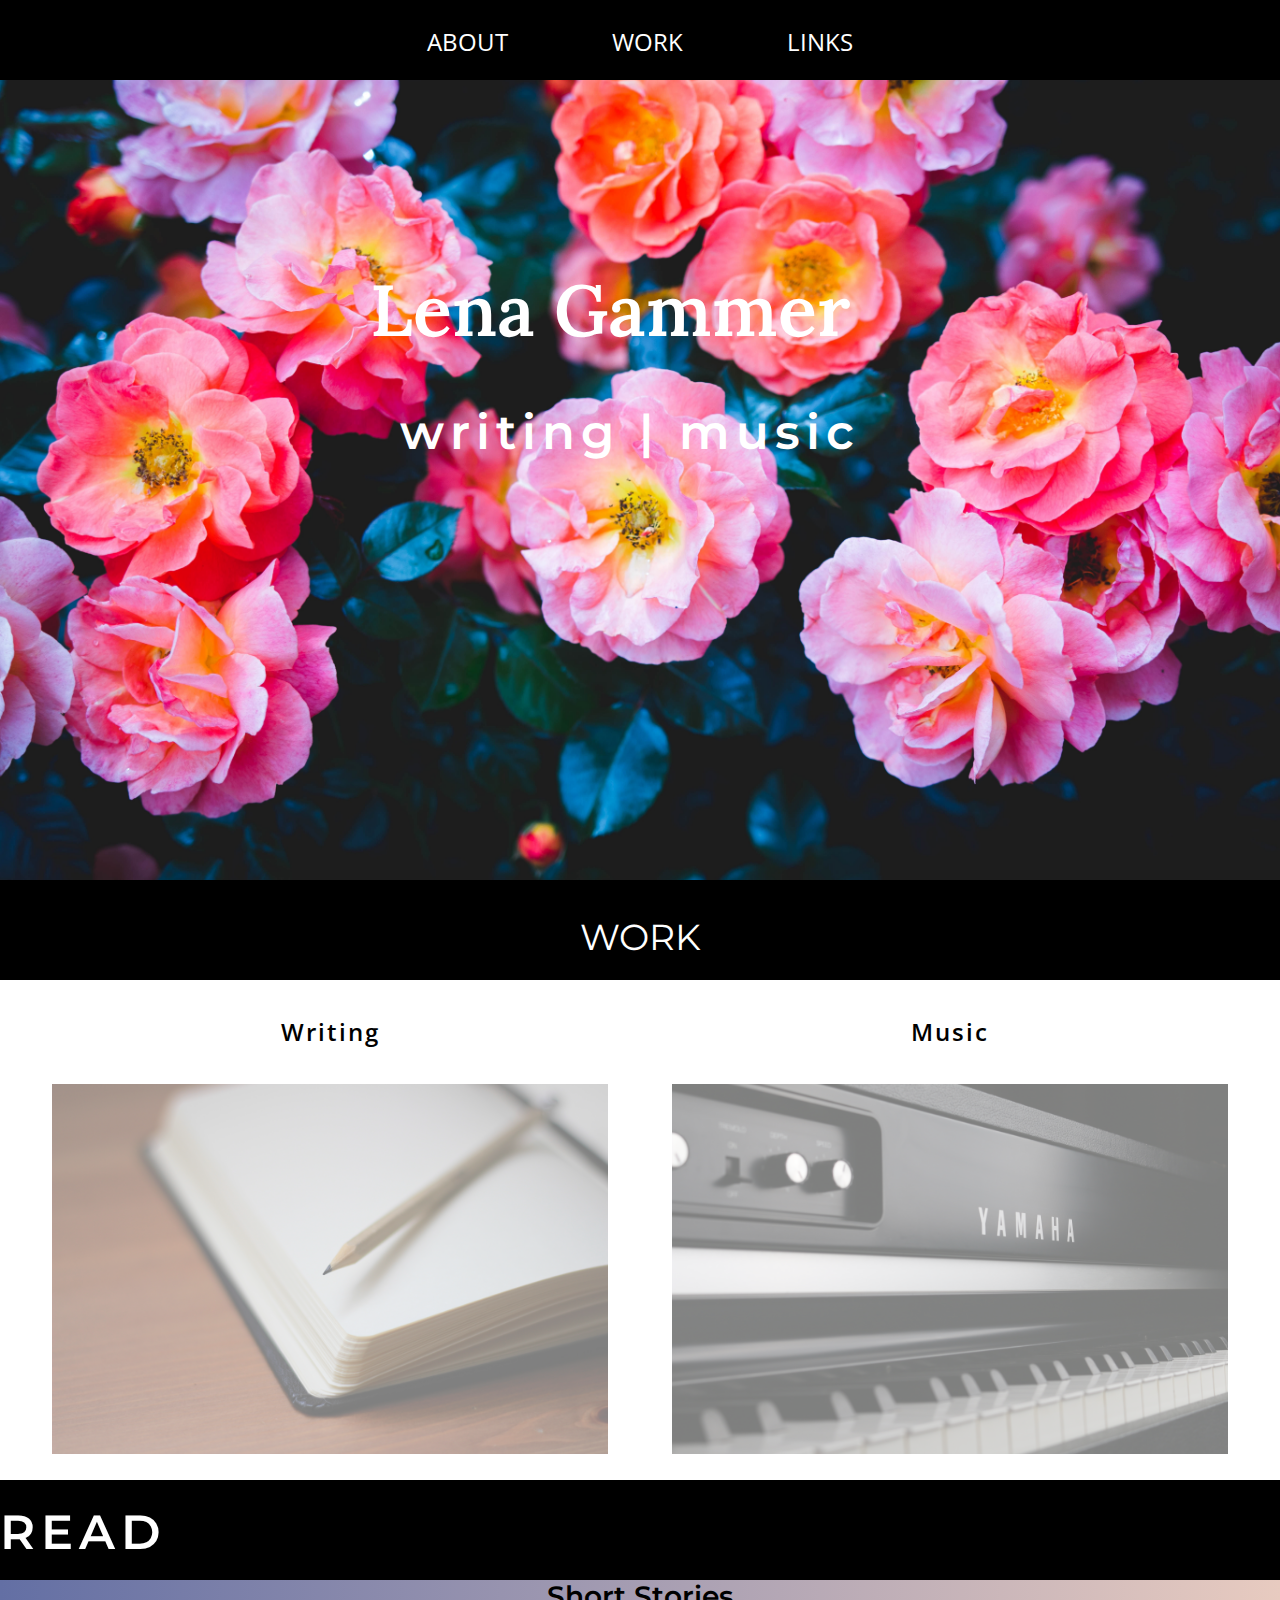
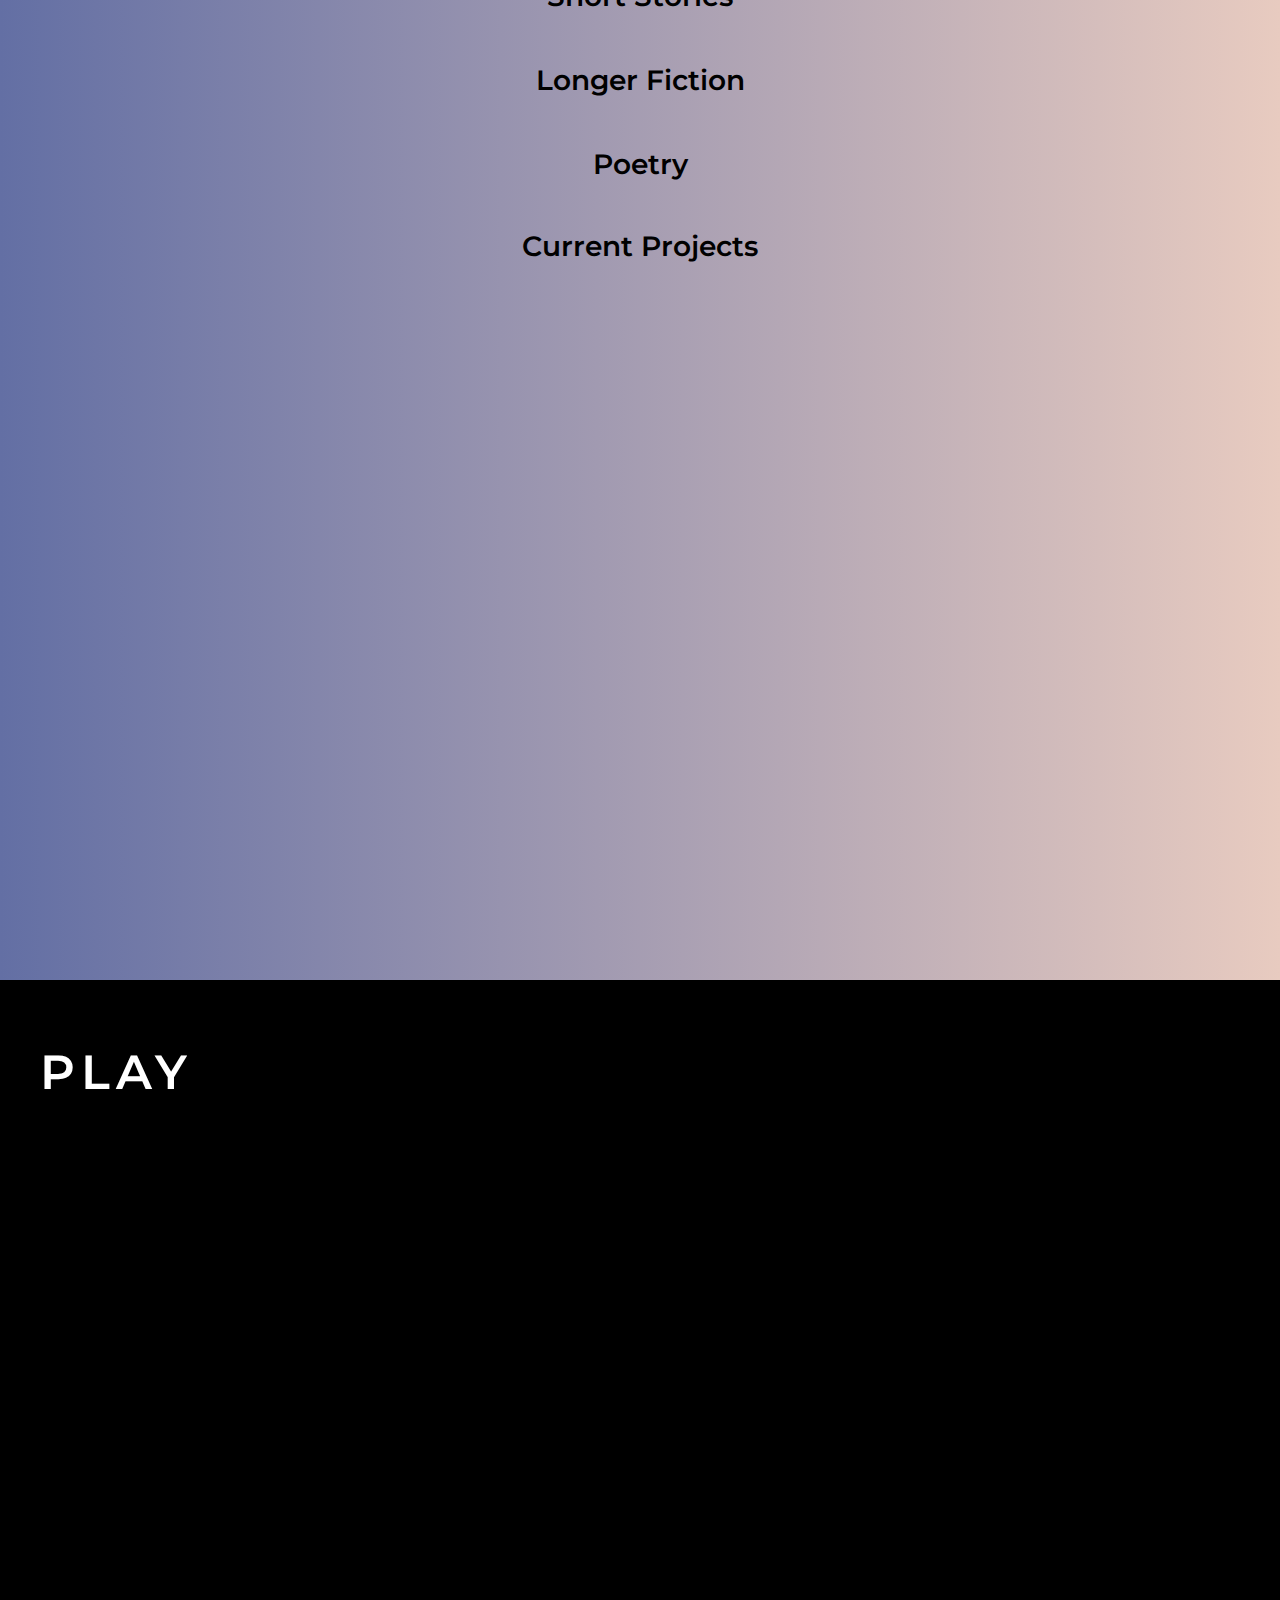
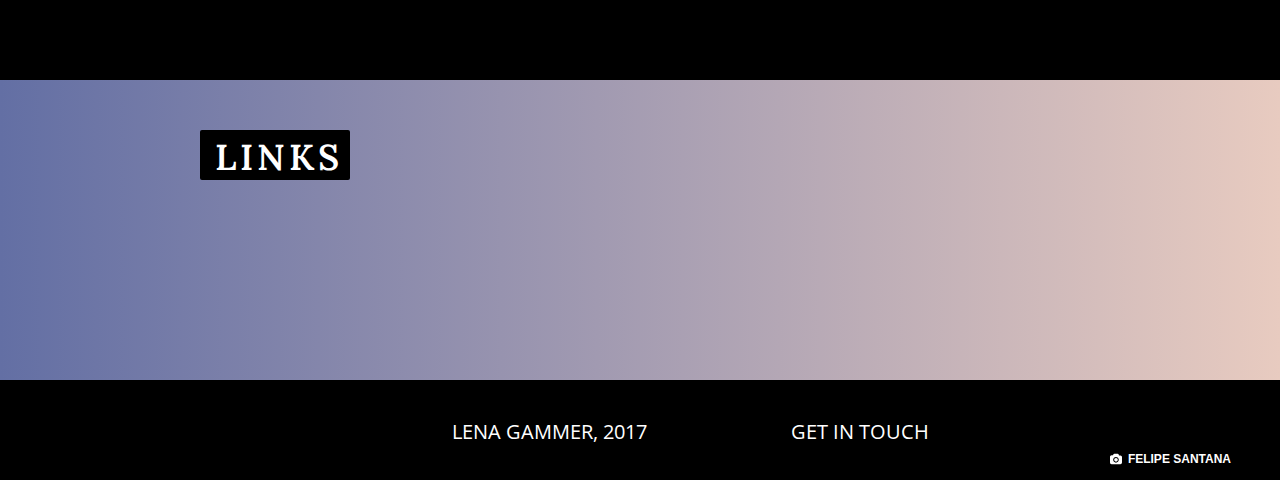
<file: final_project_template/index.html>
<!DOCTYPE html>
<html lang="en">
<head>
  <link rel="stylesheet" href="css/main.css">
  <link rel="stylesheet" href="css/normalize.css">
  <link href="https://fonts.googleapis.com/css?family=Lora|Montserrat|Open+Sans|Roboto+Slab" rel="stylesheet">
  <link href="https://fonts.googleapis.com/css?family=Montserrat" rel="stylesheet">
  <title> Lena Gammer's Portfolio</title>
</head>

<body>
  <div>
    <nav>
      <div>
      <a href="">About</a>
      <a href="div id="work"">Work</a>
      <a href="">Links</a>
      </div>
      <div>
  <a href="#" class="hamburger-icon">
	  <div class="line"></div>
	  <div class="line"></div>
	  <div class="line"></div>
	</a>

      </div>


    </nav>
  </div>

  <div id="superburger">
        <a href="">About</a>
        <a href="">Work</a>
        <a href="">Links</a>

      </div>


  <div>
    <header>


      <div class="headeretc">
        <h1>Lena Gammer</h1>
        <h2>writing | music </h2>
      </div>


    </header>
  </div>
  <section>
    <div class= "about">
      <h3>ABOUT</h3>
      <p> Lena Gammer writes stories and plays songs sometimes in the Bay Area.
        She has been doing this nearly her entire life and has no idea herself whether she'll ever stop.
      </p>
    </div>
  </section>

  <div id="work">
    <h3>WORK</h3>
  </div>

  <div class="pages">

    <div class="col-1-2">
      <a href="">Writing</a>
      <img class="fade" src="img/jan-kahanek-184676.jpg" alt="Writing">
    </div>

    <div class="col-1-2">
      <a href=""> Music </a>
      <img class="fade" src="img/jaclyn-clark-115848.jpg" alt="Music">
    </div>



  </div>


  <div id="read">

    <div id= "read-header">
      <h2>READ</h2>
    </div>

    <div>
      <h3>Past Work</h3>
      <p>
        <div  id="w1">
          <h4>Short Stories</h4>
          <div class="writing">


            <p>Lorem ipsum dolor sit amet, consectetur adipisicing elit, sed do eiusmod
              tempor incididunt ut labore et dolore magna aliqua. Ut enim ad minim veniam,
              quis nostrud exercitation ullamco laboris nisi ut aliquip ex ea commodo consequat.
              Duis aute irure dolor in reprehenderit in voluptate velit esse cillum dolore eu fugiat
              nulla pariatur. Excepteur sint occaecat cupidatat non proident, sunt in culpa qui officia
              deserunt mollit anim id est laborum.</p>
            </div>

          </div>

          <div id="w2">
            <h4> Longer Fiction</h4>
            <div class="writing" >
              <p>Lorem ipsum dolor sit amet, consectetur adipisicing elit, sed do eiusmod
                tempor incididunt ut labore et dolore magna aliqua. Ut enim ad minim veniam,
                quis nostrud exercitation ullamco laboris nisi ut aliquip ex ea commodo consequat.
                Duis aute irure dolor in reprehenderit in voluptate velit esse cillum dolore eu fugiat
                nulla pariatur. Excepteur sint occaecat cupidatat non proident, sunt in culpa qui officia
                deserunt mollit anim id est laborum.</p>
              </div>


            </div>

            <div id="w3">
              <h4>Poetry</h4>
              <div class="writing" >
                <p>this is not a poem <br>
                  this is <br>
                  an ironic<br>
                  stand in<br>
                  for a real poem.<br>
                  why do you ask?<br>
                </p>
              </div>
            </div>

          </p>

          <div id="w4">
            <h4>Current Projects</h4>
            <div class="writing">
              <p>Lena is currently primarily focusing on music, but be on the lookout.</p>
            </div>
          </div>
        </div>
      </div>
      <div id="play">
        <div id="playheader">
          <h2>PLAY</h2>
        </div>
        <div id="pastwork">
          <h3>Past Work</h3>
          <p>
            <ul>
              <li>insert player here one</li>
              <li>insert player here two</li>
              <li>insert player here three</li>

            </ul>
          </p>

        </div>
        <div id="current">
          <h3>Current Projects</h3>
          <p>Stay tuned for more updates!</p>
        </div>


      </div>






    </div>

    <div class="links">

      <div id="button">
        <h3>LINKS</h3>
      </div>



      <div id="slideout">
        <p>
          <ul>
            <li> <a href="soundcloud.com/lenagammer"> Soundcloud </a> <a href="iammakingthisup.bandcamp.com"> Bandcamp</a> </li>
            <li> <a href="iammakingthisup.youtube.com"> Youtube </a> <a href="lena.gammer.facebook.com">   Facebook</a> </li>


          </ul>
        </p>
      </div>






    </div>

    <div id="modal-border">
      <div id="modal">
        <div id="form">
          <form action="/action_page.php">
            <input type="text" name="firstname" value="First Name"><br>
            <input type="text" name="lastname" value="Last Name"><br>
            <textarea name="comment" form="usrform">Your Message Here</textarea>
            <input id="submitbutton" type="submit" value="Submit"> <br>

          </form>
        </div>

      </div>
    </div>


    <footer>


      <div id="footertext">
        <p>Lena Gammer, 2017</p>

          <a id="email" href="modal">Get In Touch</a>

      </div>




      <div id="refs">
        <a style="background-color:black;color:white;text-decoration:none;padding:4px 6px;font-family:-apple-system, BlinkMacSystemFont, &quot;San Francisco&quot;, &quot;Helvetica Neue&quot;, Helvetica, Ubuntu, Roboto, Noto, &quot;Segoe UI&quot;, Arial, sans-serif;font-size:12px;font-weight:bold;line-height:1.2;display:inline-block;border-radius:3px;" href="https://unsplash.com/@felipesantana?utm_medium=referral&amp;utm_campaign=photographer-credit&amp;utm_content=creditBadge" target="_blank" rel="noopener noreferrer" title="Download free do whatever you want high-resolution photos from Felipe Santana"><span style="display:inline-block;padding:2px 3px;"><svg xmlns="http://www.w3.org/2000/svg" style="height:12px;width:auto;position:relative;vertical-align:middle;top:-1px;fill:white;" viewBox="0 0 32 32"><title></title><path d="M20.8 18.1c0 2.7-2.2 4.8-4.8 4.8s-4.8-2.1-4.8-4.8c0-2.7 2.2-4.8 4.8-4.8 2.7.1 4.8 2.2 4.8 4.8zm11.2-7.4v14.9c0 2.3-1.9 4.3-4.3 4.3h-23.4c-2.4 0-4.3-1.9-4.3-4.3v-15c0-2.3 1.9-4.3 4.3-4.3h3.7l.8-2.3c.4-1.1 1.7-2 2.9-2h8.6c1.2 0 2.5.9 2.9 2l.8 2.4h3.7c2.4 0 4.3 1.9 4.3 4.3zm-8.6 7.5c0-4.1-3.3-7.5-7.5-7.5-4.1 0-7.5 3.4-7.5 7.5s3.3 7.5 7.5 7.5c4.2-.1 7.5-3.4 7.5-7.5z"></path></svg></span><span style="display:inline-block;padding:2px 3px;">Felipe Santana</span></a>
      </div>


    </footer>


  </body>

  <script src="js/vendor/jquery-1.12.0.min.js"></script>
  <script src="js/main.js"></script>
  </html>
</file>
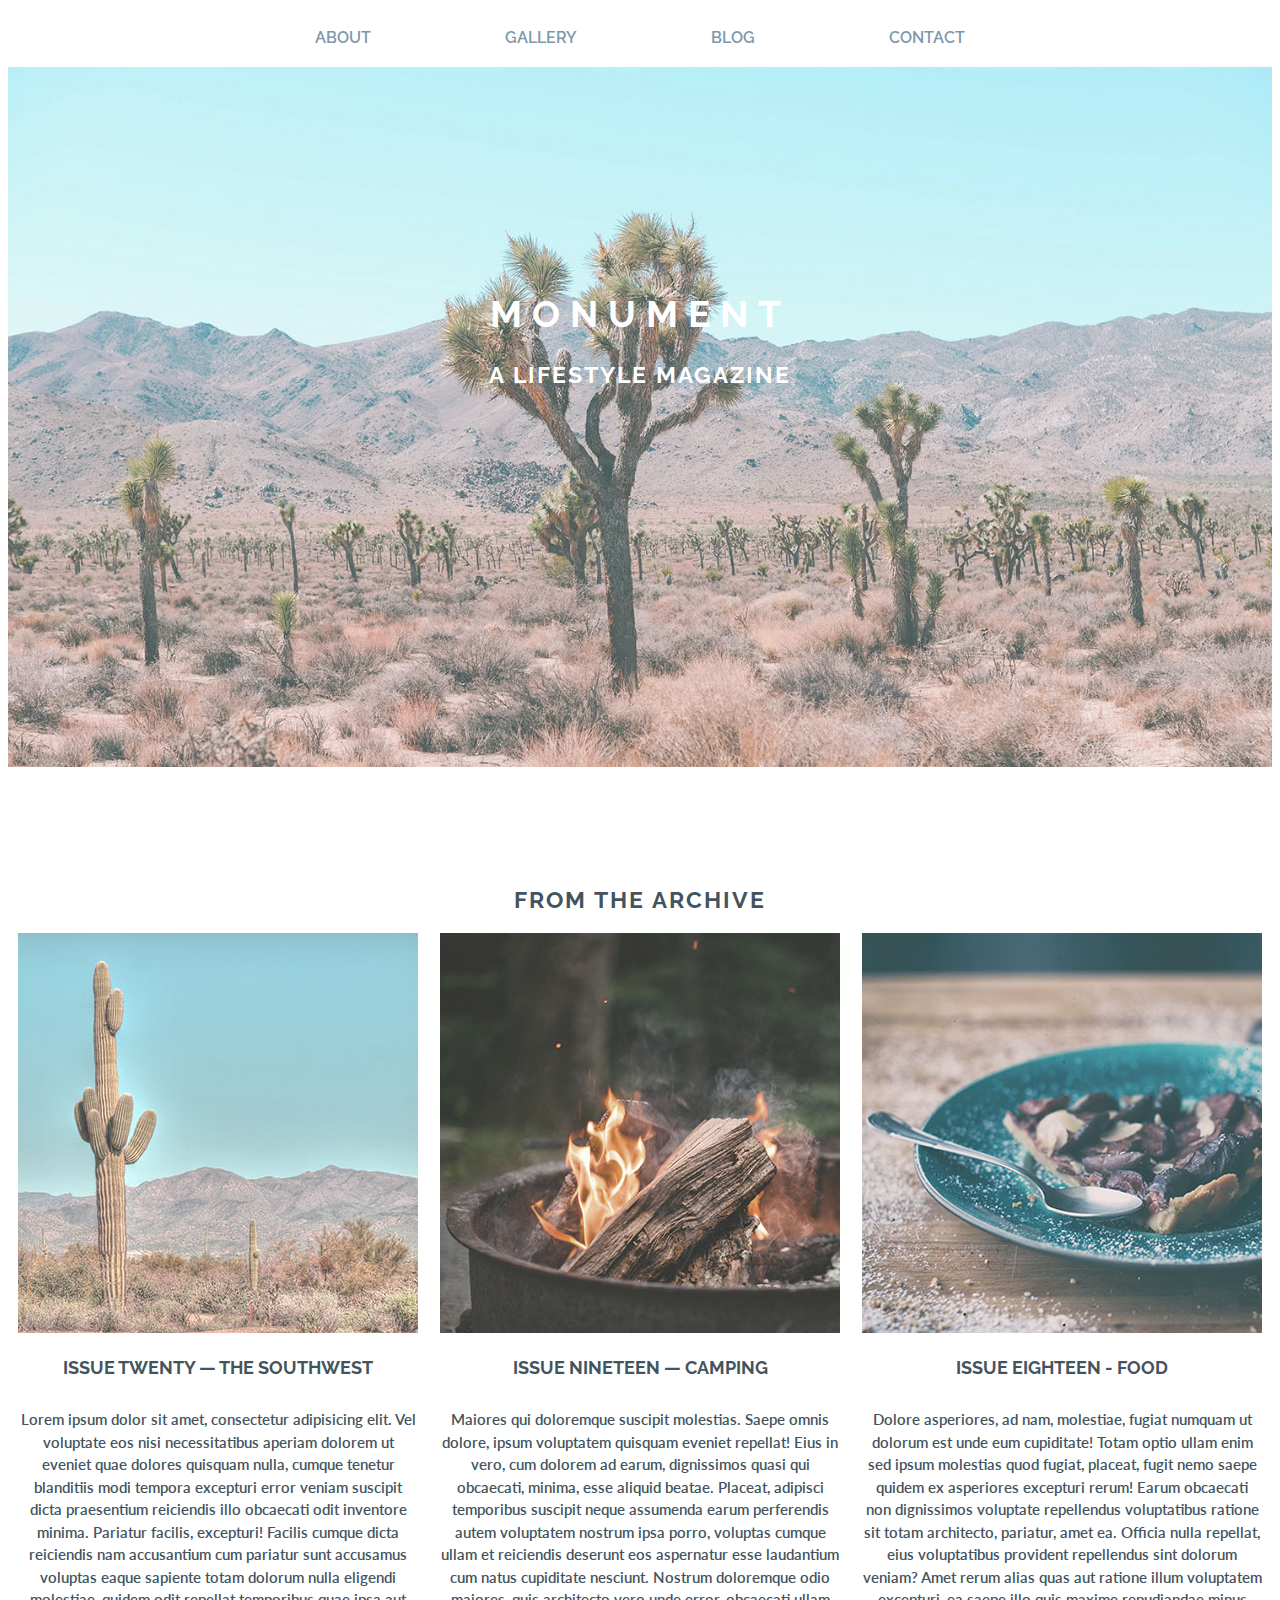
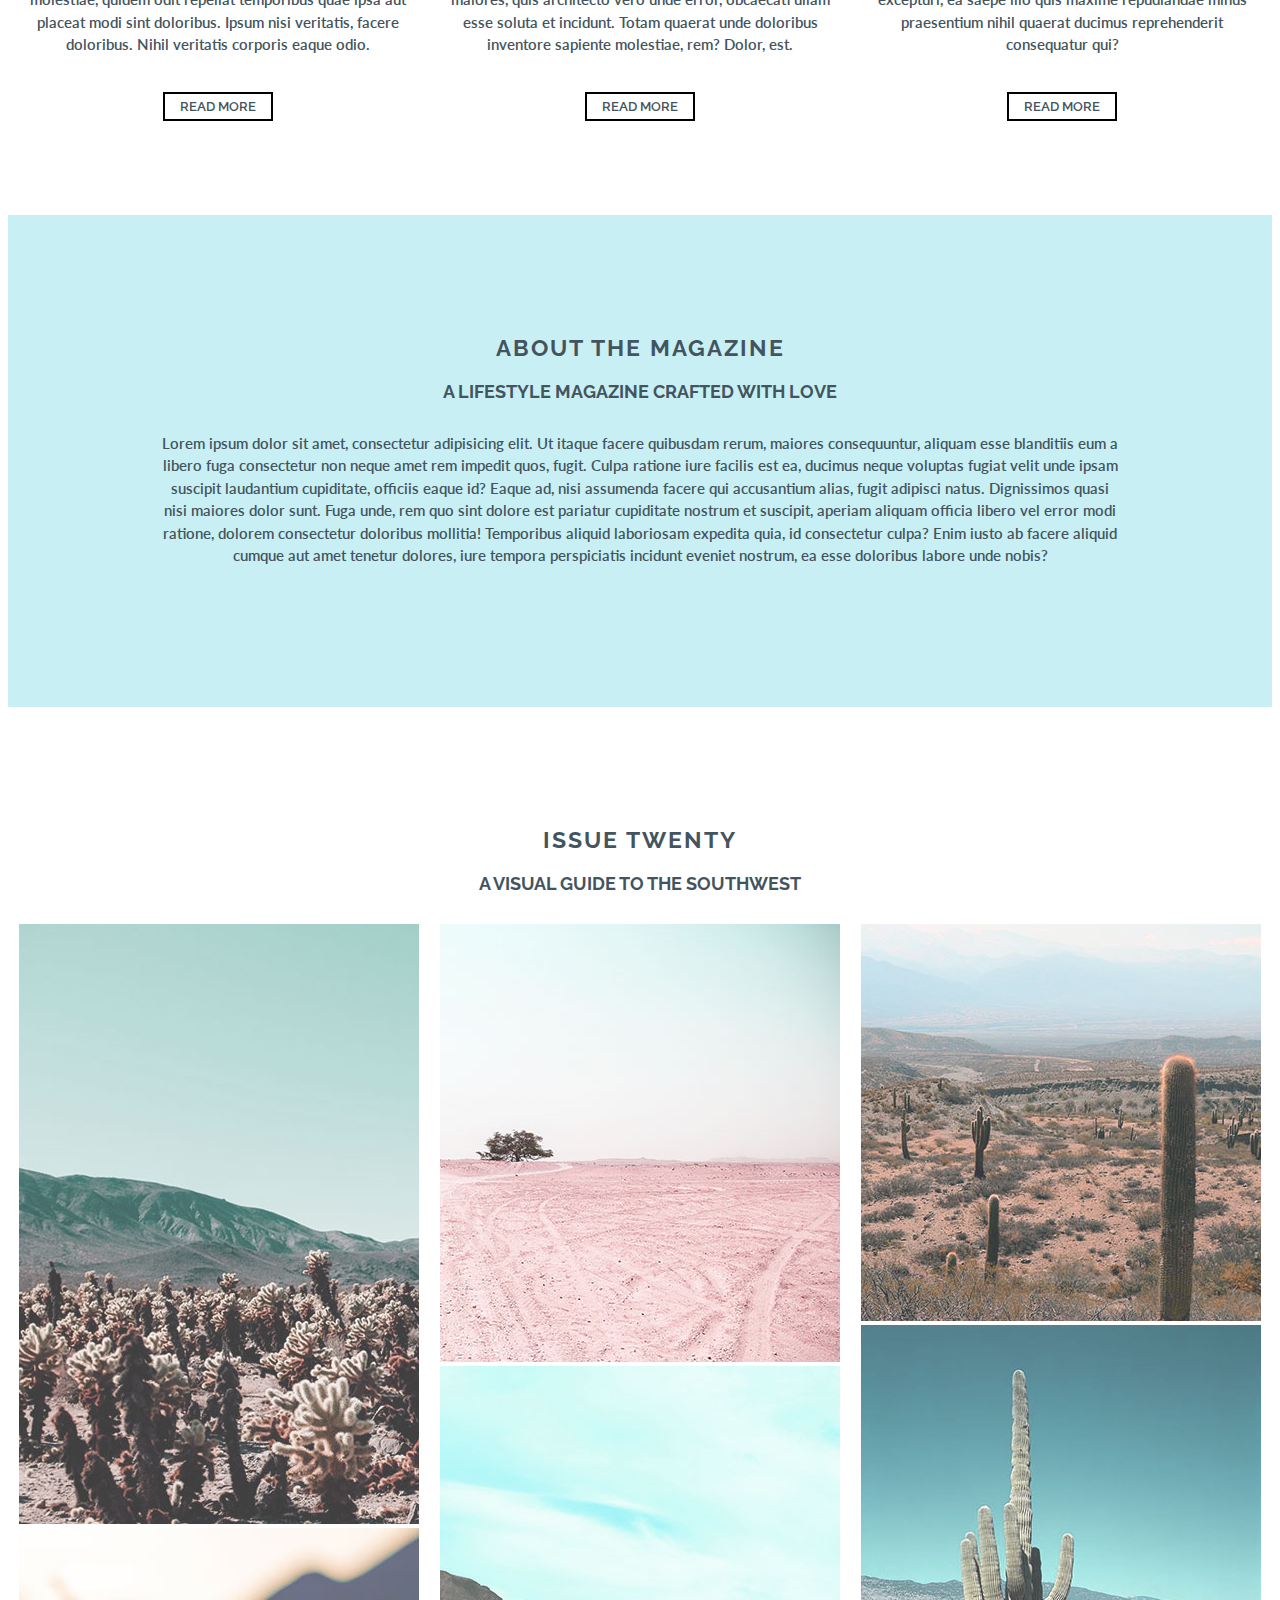
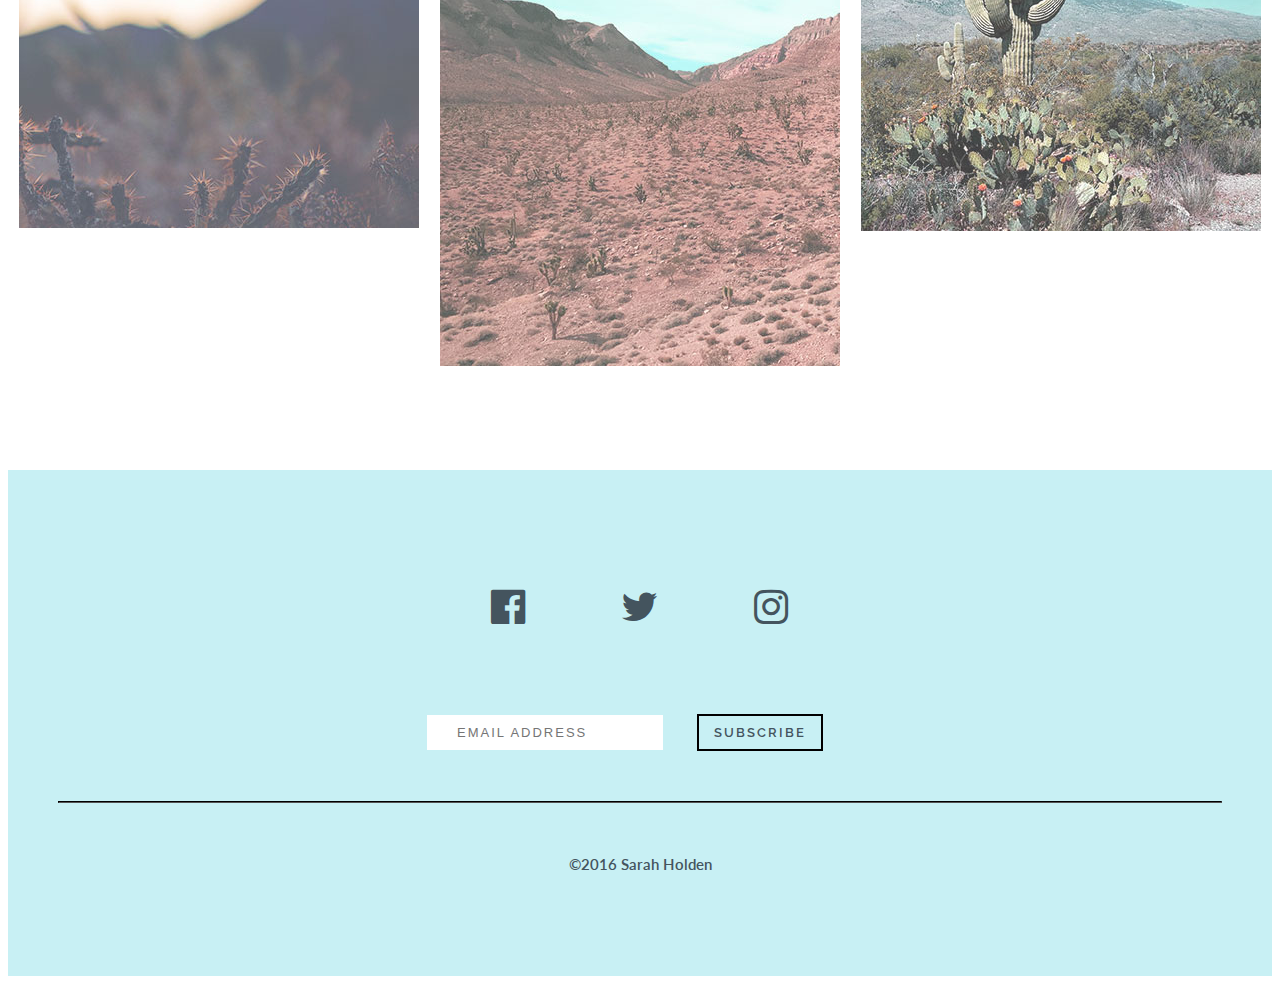
<file: monument_lab_starter/index.html>
<!DOCTYPE html>
<html lang="en">
<head>
	<meta charset="UTF-8">
	<title>Monument | Home</title>

	<link href="https://fonts.googleapis.com/css?family=Raleway:600" rel="stylesheet">
	<link href="https://fonts.googleapis.com/css?family=Lato" rel="stylesheet">
	<link rel="stylesheet" href="https://maxcdn.bootstrapcdn.com/font-awesome/4.7.0/css/font-awesome.min.css">
	<link rel="stylesheet" href="css/style.css">

</head>
<body>
	<nav>
		<a href="About">About</a>
		<a href="Gallery">Gallery</a>
		<a href="Blog">Blog</a>
		<a href="Contact">Contact</a>
	</nav>
	<header>
		<h1>Monument</h1>
		<h2>A Lifestyle Magazine</h2>
	</header>

	<section>
		<h2>From the Archive</h2>
		<div class="archive">

			<article>
				<img src="images/article_1.jpg" alt="Cacti">
				<h3>Issue Twenty &mdash; The Southwest</h3>
				<p>
					Lorem ipsum dolor sit amet, consectetur adipisicing elit. Vel voluptate eos nisi necessitatibus aperiam dolorem ut eveniet quae dolores quisquam nulla, cumque tenetur blanditiis modi tempora excepturi error veniam suscipit dicta praesentium reiciendis illo obcaecati odit inventore minima. Pariatur facilis, excepturi! Facilis cumque dicta reiciendis nam accusantium cum pariatur sunt accusamus voluptas eaque sapiente totam dolorum nulla eligendi molestiae, quidem odit repellat temporibus quae ipsa aut placeat modi sint doloribus. Ipsum nisi veritatis, facere doloribus. Nihil veritatis corporis eaque odio.
				</p>
				<a href="">Read More</a>

			</article>

			<article>
				<img src="images/article_2.jpg" alt="Firepit">

				<h3>Issue Nineteen &mdash; Camping</h3>
				<p>Maiores qui doloremque suscipit molestias. Saepe omnis dolore, ipsum voluptatem quisquam eveniet repellat! Eius in vero, cum dolorem ad earum, dignissimos quasi qui obcaecati, minima, esse aliquid beatae. Placeat, adipisci temporibus suscipit neque assumenda earum perferendis autem voluptatem nostrum ipsa porro, voluptas cumque ullam et reiciendis deserunt eos aspernatur esse laudantium cum natus cupiditate nesciunt. Nostrum doloremque odio maiores, quis architecto vero unde error, obcaecati ullam esse soluta et incidunt. Totam quaerat unde doloribus inventore sapiente molestiae, rem? Dolor, est.
				</p>
				<a href="">Read More</a>
			</article>

			<article>
				<img src="images/article_3.jpg" alt="Dinner">

				<h3>Issue Eighteen - Food</h3>
				<p>Dolore asperiores, ad nam, molestiae, fugiat numquam ut dolorum est unde eum cupiditate! Totam optio ullam enim sed ipsum molestias quod fugiat, placeat, fugit nemo saepe quidem ex asperiores excepturi rerum! Earum obcaecati non dignissimos voluptate repellendus voluptatibus ratione sit totam architecto, pariatur, amet ea. Officia nulla repellat, eius voluptatibus provident repellendus sint dolorum veniam? Amet rerum alias quas aut ratione illum voluptatem excepturi, ea saepe illo quis maxime repudiandae minus praesentium nihil quaerat ducimus reprehenderit consequatur qui?
				</p>
				<a href="">Read More</a>
			</article>


		</div>
	</section>

	<section class= "about">

		<h2>About The Magazine</h2>
		<h3>A Lifestyle Magazine Crafted with Love</h3>
		<p>
			Lorem ipsum dolor sit amet, consectetur adipisicing elit. Ut itaque facere quibusdam rerum, maiores consequuntur, aliquam esse blanditiis eum a libero fuga consectetur non neque amet rem impedit quos, fugit. Culpa ratione iure facilis est ea, ducimus neque voluptas fugiat velit unde ipsam suscipit laudantium cupiditate, officiis eaque id? Eaque ad, nisi assumenda facere qui accusantium alias, fugit adipisci natus.
			Dignissimos quasi nisi maiores dolor sunt. Fuga unde, rem quo sint dolore est pariatur cupiditate nostrum et suscipit, aperiam aliquam officia libero vel error modi ratione, dolorem consectetur doloribus mollitia! Temporibus aliquid laboriosam expedita quia, id consectetur culpa? Enim iusto ab facere aliquid cumque aut amet tenetur dolores, iure tempora perspiciatis incidunt eveniet nostrum, ea esse doloribus labore unde nobis?
		</p>

	</section>

	<section>
		<h2>Issue Twenty </h2>

		<h3>A visual guide to the Southwest</h3>
		<div class= "pictures">

			<article>
				<img src="images/gallery_1.jpg" alt="one">
				<img src="images/gallery_3.jpg" alt="three">
			</article>
			<article>
				<img src="images/gallery_4.jpg" alt="four">
				<img src="images/gallery_2.jpg" alt="two">
			</article>
			<article>
				<img src="images/gallery_5.jpg" alt="five">
				<img src="images/gallery_6.jpg" alt="six">
			</article>


		</div>

	</section>

	<footer>

		<p id= "social-media">
			<a href="https://www.facebook.com"> <i class="fa fa-facebook-official" aria-hidden="true"></i> </a>
			<a href="https://www.twitter.com"> <i class="fa fa-twitter" aria-hidden="true"></i></a>
			<a href="https://www.instagram.com"><i class="fa fa-instagram" aria-hidden="true"></i> </a>

		</p>
		<p>
			<input type="text" placeholder="Email Address">
			<a href=""> subscribe</a>
		</p>

		<hr>

		<p>&copy;2016 Sarah Holden</p>
	</footer>

</body>
</html>
</file>
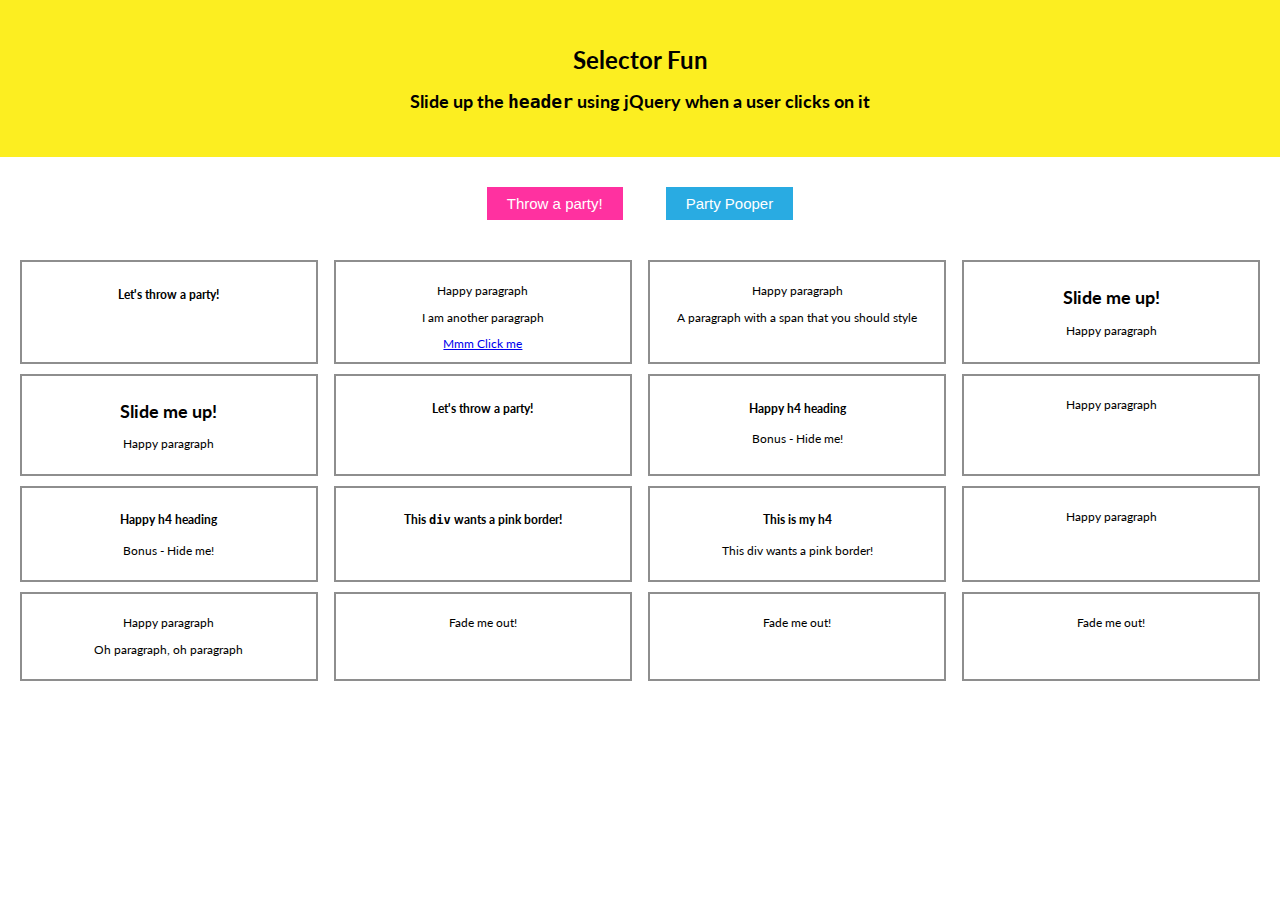
<file: select_fun/index.html>
<!DOCTYPE html>
<html lang="en">
<head>
	<meta charset="utf-8">
	<title>Select Fun!</title>
	<link rel="stylesheet" href="css/style.css">

</head>
<body>

	<header>
		<h1>Selector Fun</h1>
		<h2>Slide up the <code>header</code> using jQuery when a user clicks on it</h2>
	</header>

	<button id="party-time">Throw a party!</button>
	<button id="reset">Party Pooper</button>
	<section id="boxes" class="boring">
		<section class="row" id="row1">
			<div class="box add-para" id="box1">
				<h4>Let's throw a party!</h4>
			</div>

			<article id="box2">
				<p>Happy paragraph</p>
				<p>I am another paragraph</p>
				<a href="#">Mmm Click me</a>
			</article>

			<div id="box3">
				<p>Happy paragraph</p>
				<p>A paragraph with a <span>span that you should style</span></p>
			</div>

			<div id="box4">
				<h2>Slide me up!</h2>
				<p>Happy paragraph</p>
			</div>
		</section>

		<section class="row" id="row2">

			<div class="box" id="box5">
				<h2>Slide me up!</h2>
				<p>Happy paragraph</p>
			</div>

			<article class="box add-para" id="box6">
				<h4>Let's throw a party!</h4>
			</article>

			<article id="box7">
				<h4>Happy h4 heading</h4>
				<p>Bonus - Hide me!</p>
			</article>

			<div id="box8">
				<p>Happy paragraph</p>
			</div>
		</section>

		<section class="row" id="row3">

			<article class="selected" id="box9">
				<h4>Happy h4 heading</h4>
				<p>Bonus - Hide me!</p>
			</article>

			<div class="box add-para" class="selected" id="box10">
				<h4>This <code>div</code> wants a pink border!</h4>
			</div>

			<div class="selected" id="box11">
				<h4>This is my h4</h4>
				<p>This div wants a pink border!</p>
			</div>

			<article class="selected" id="box12">
				<p>Happy paragraph</p>
			</article>

		</section>

		<section class="row" id="row4">

			<article class="box purplebox" id="box14">
				<p>Happy paragraph</p>
				<p>Oh paragraph, oh paragraph</p>
			</article>

			<div id="box13">
				<p>Fade me out!</p>
			</div>

			<div id="box15">
				<p>Fade me out!</p>
			</div>

			<div id="box16">
				<p>Fade me out!</p>
			</div>
		</section>
	</section>

	<footer>
		<p>I am hidden, but I want to be shown when the anchor in box2 is clicked</p>
	</footer>

	<script
  src="http://code.jquery.com/jquery-3.2.1.min.js"
  integrity="sha256-hwg4gsxgFZhOsEEamdOYGBf13FyQuiTwlAQgxVSNgt4="
  crossorigin="anonymous"></script>
	<script src="js/main.js"></script>
</body>
</html>
</file>
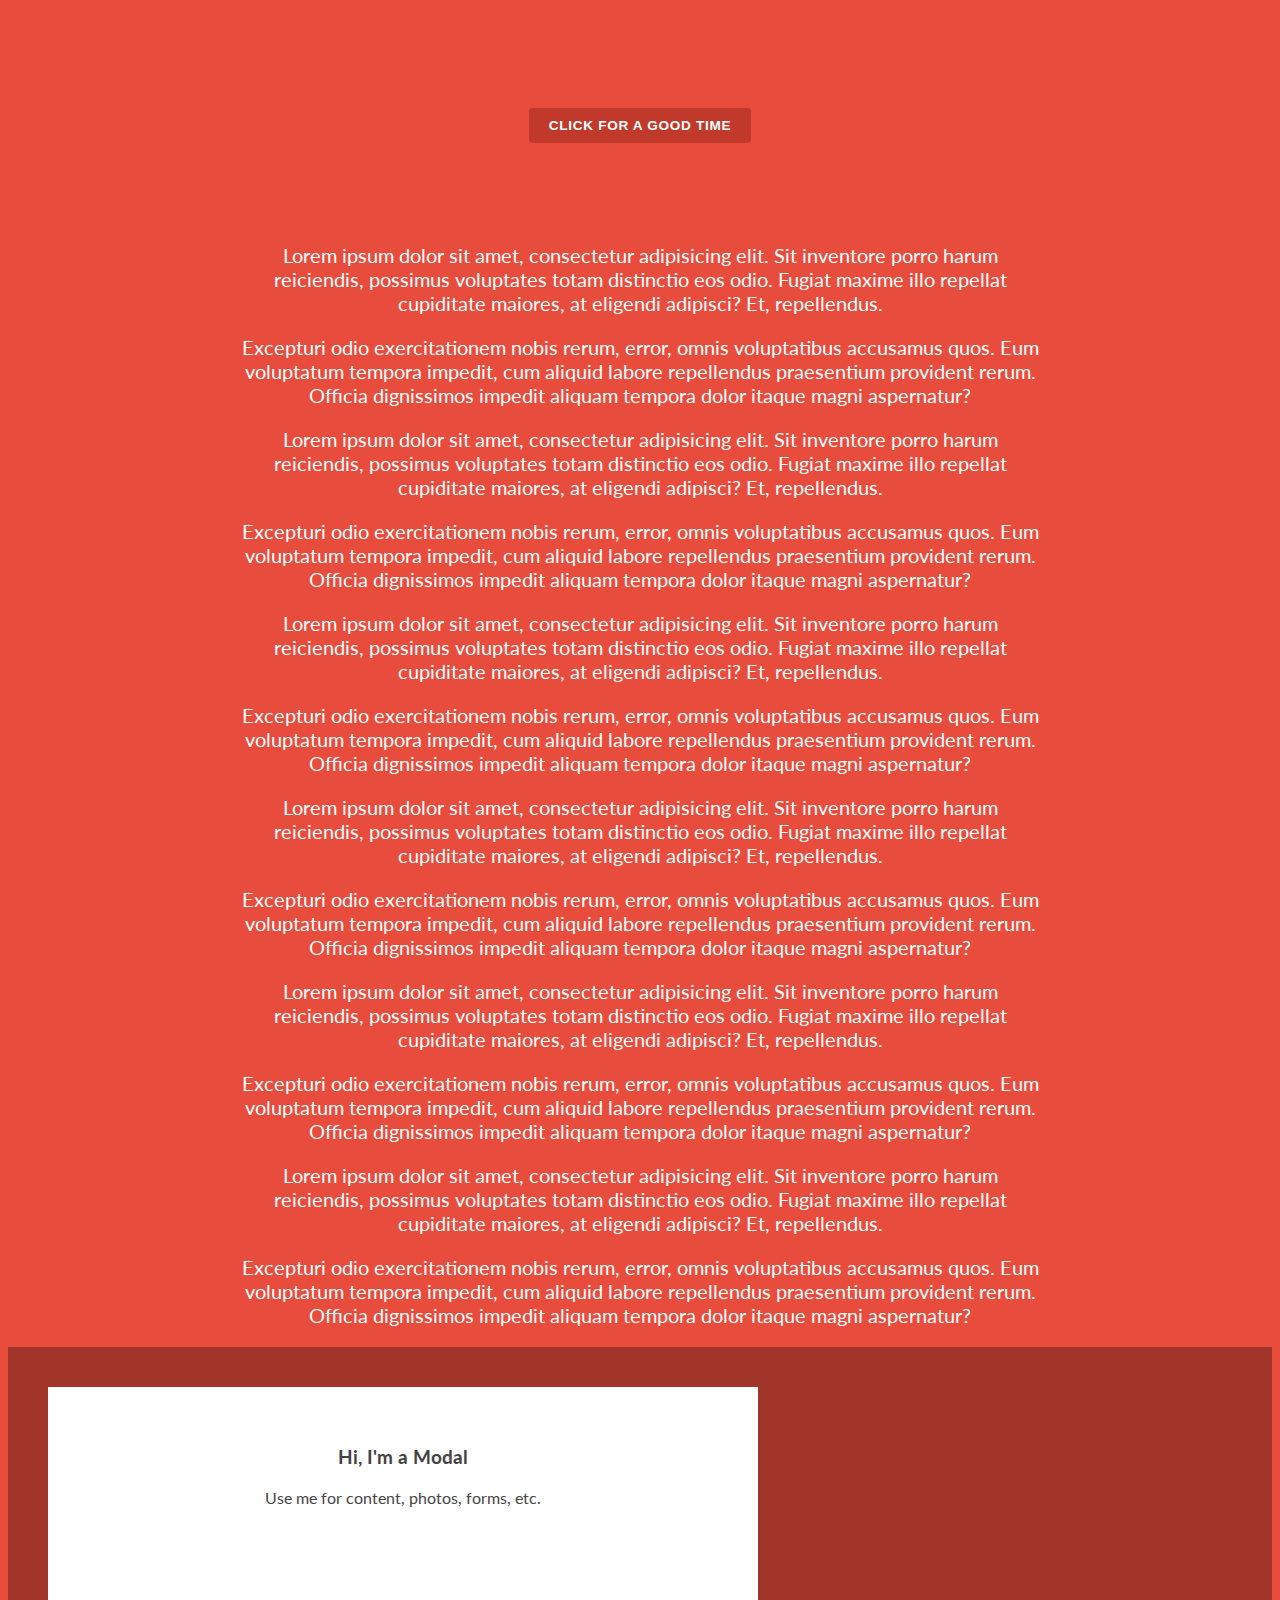
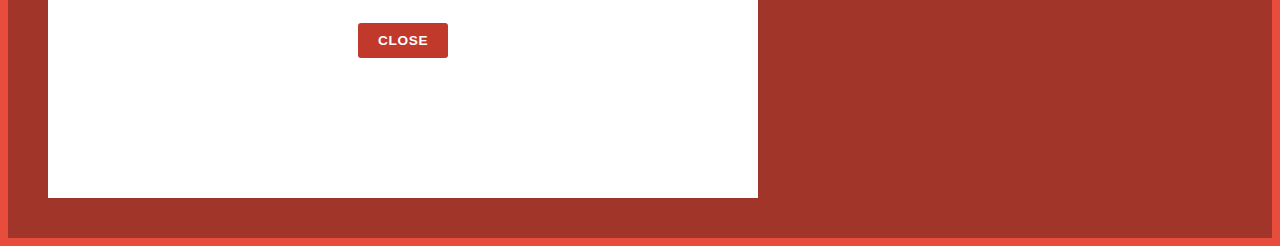
<file: final_project_template/modal_window/index.html>
<!doctype html>
<html lang="en">
<head>
  <meta charset="utf-8">
  <title>Modal Window</title>
  <meta name="viewport" content="width=device-width, initial-scale=1">

  <link href='http://fonts.googleapis.com/css?family=Lato:400,700' rel='stylesheet' type='text/css'>
  
  <link rel="stylesheet" href="css/main.css">
</head>
<body>

  <button type="button" id="showModal">Click for a Good Time</button>

  <article>
    <p>Lorem ipsum dolor sit amet, consectetur adipisicing elit. Sit inventore porro harum reiciendis, possimus voluptates totam distinctio eos odio. Fugiat maxime illo repellat cupiditate maiores, at eligendi adipisci? Et, repellendus.</p>

    <p>Excepturi odio exercitationem nobis rerum, error, omnis voluptatibus accusamus quos. Eum voluptatum tempora impedit, cum aliquid labore repellendus praesentium provident rerum. Officia dignissimos impedit aliquam tempora dolor itaque magni aspernatur?</p>

    <p>Lorem ipsum dolor sit amet, consectetur adipisicing elit. Sit inventore porro harum reiciendis, possimus voluptates totam distinctio eos odio. Fugiat maxime illo repellat cupiditate maiores, at eligendi adipisci? Et, repellendus.</p>
    
    <p>Excepturi odio exercitationem nobis rerum, error, omnis voluptatibus accusamus quos. Eum voluptatum tempora impedit, cum aliquid labore repellendus praesentium provident rerum. Officia dignissimos impedit aliquam tempora dolor itaque magni aspernatur?</p>
  </article>

  <article>
    <p>Lorem ipsum dolor sit amet, consectetur adipisicing elit. Sit inventore porro harum reiciendis, possimus voluptates totam distinctio eos odio. Fugiat maxime illo repellat cupiditate maiores, at eligendi adipisci? Et, repellendus.</p>

    <p>Excepturi odio exercitationem nobis rerum, error, omnis voluptatibus accusamus quos. Eum voluptatum tempora impedit, cum aliquid labore repellendus praesentium provident rerum. Officia dignissimos impedit aliquam tempora dolor itaque magni aspernatur?</p>

    <p>Lorem ipsum dolor sit amet, consectetur adipisicing elit. Sit inventore porro harum reiciendis, possimus voluptates totam distinctio eos odio. Fugiat maxime illo repellat cupiditate maiores, at eligendi adipisci? Et, repellendus.</p>
    
    <p>Excepturi odio exercitationem nobis rerum, error, omnis voluptatibus accusamus quos. Eum voluptatum tempora impedit, cum aliquid labore repellendus praesentium provident rerum. Officia dignissimos impedit aliquam tempora dolor itaque magni aspernatur?</p>
  </article>

  <article>
    <p>Lorem ipsum dolor sit amet, consectetur adipisicing elit. Sit inventore porro harum reiciendis, possimus voluptates totam distinctio eos odio. Fugiat maxime illo repellat cupiditate maiores, at eligendi adipisci? Et, repellendus.</p>

    <p>Excepturi odio exercitationem nobis rerum, error, omnis voluptatibus accusamus quos. Eum voluptatum tempora impedit, cum aliquid labore repellendus praesentium provident rerum. Officia dignissimos impedit aliquam tempora dolor itaque magni aspernatur?</p>

    <p>Lorem ipsum dolor sit amet, consectetur adipisicing elit. Sit inventore porro harum reiciendis, possimus voluptates totam distinctio eos odio. Fugiat maxime illo repellat cupiditate maiores, at eligendi adipisci? Et, repellendus.</p>
    
    <p>Excepturi odio exercitationem nobis rerum, error, omnis voluptatibus accusamus quos. Eum voluptatum tempora impedit, cum aliquid labore repellendus praesentium provident rerum. Officia dignissimos impedit aliquam tempora dolor itaque magni aspernatur?</p>
  </article>


  
  <div class="modal-background">
    <div class="modal-content">
      <h3>Hi, I'm a Modal</h3>  
      <p>Use me for content, photos, forms, etc.</p>
      <button id="close">Close</button>
    </div>

  </div>


  <script src="js/vendor/jquery-1.11.2.min.js"></script>
  <script src="js/main.js"></script>
</body>
</html>
</file>
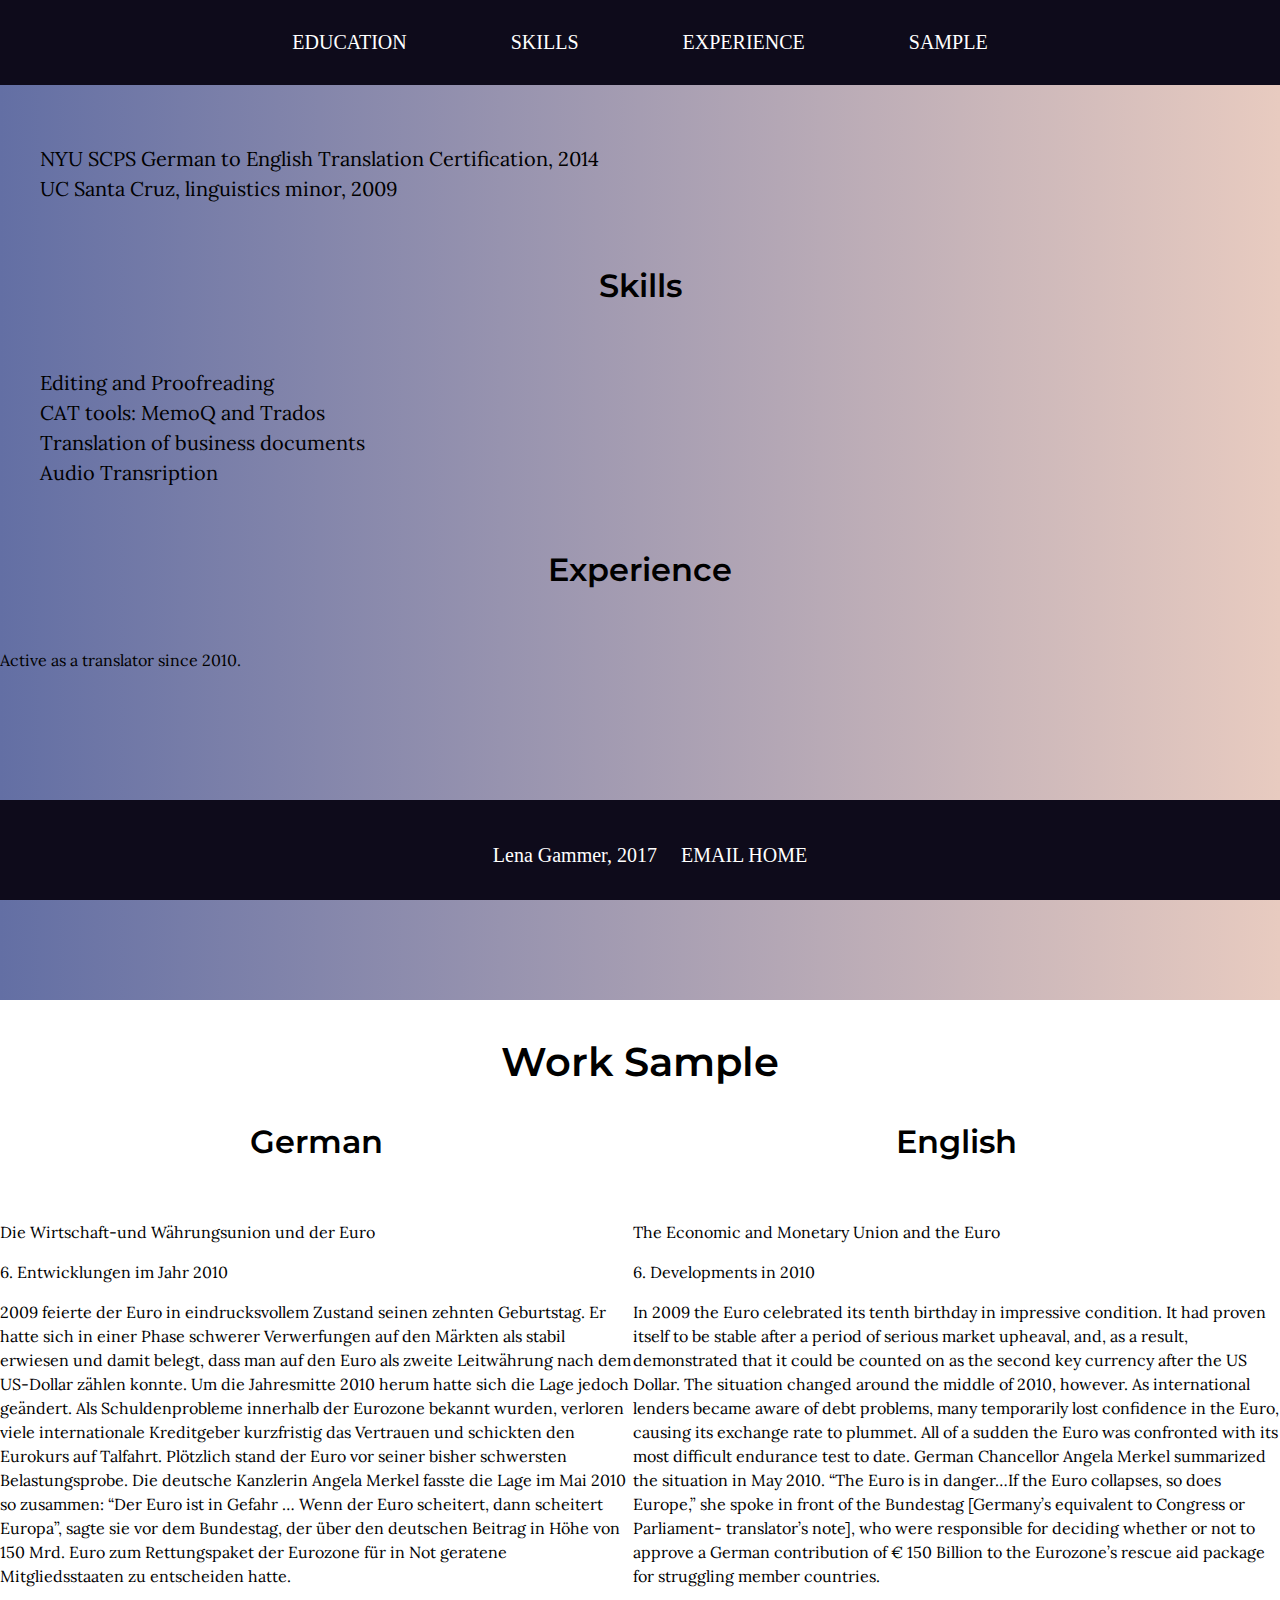
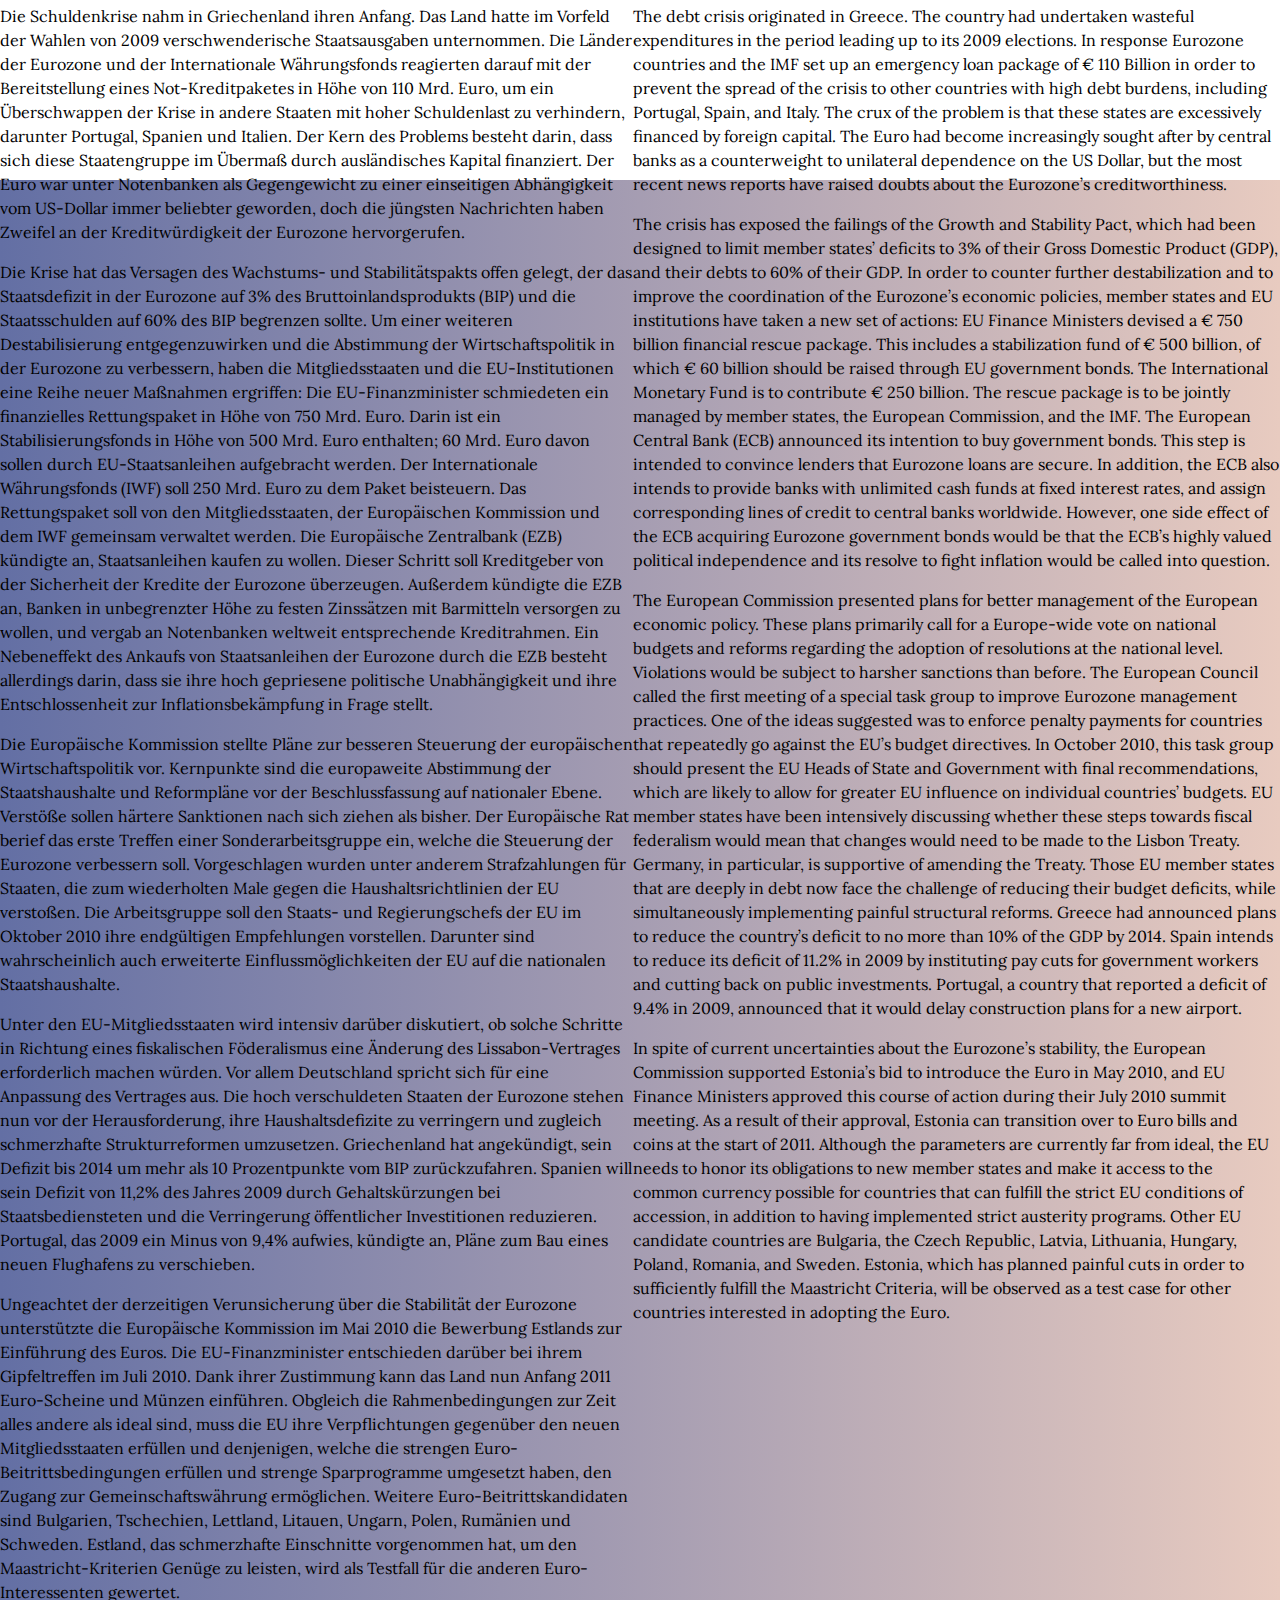
<file: final_project_template/education.html>
<!DOCTYPE html>
<html lang="en">
<head>
  <link rel="stylesheet" href="css/education.css">
  <link rel="stylesheet" href="css/normalize.css">
  <link href="https://fonts.googleapis.com/css?family=Lora|Montserrat|Open+Sans|Roboto+Slab" rel="stylesheet">
  <title> Education</title>
</head>
<body>
  <div>
    <nav>
      <a href="">Education</a>
      <a href="">Skills</a>
      <a href="">Experience</a>
      <a href="">Sample</a>

    </nav>
  </div>
  <div id="educationetc">
    <h3>Education</h3>
    <p>
      <ul>
        <li> NYU SCPS German to English Translation Certification, 2014</li>
        <li> UC Santa Cruz, linguistics minor, 2009</li>
      </ul>
    </p>
    <h3>Skills</h3>
    <p>
      <ul>
        <li>Editing and Proofreading</li>
        <li>CAT tools: MemoQ and Trados</li>
        <li>Translation of business documents</li>
        <li>Audio Transription</li>

      </ul>
    </p>
    <h3>Experience</h3>
    <p>Active as a translator since 2010.</p>


    </div>

  <div>
    <div id=morework>
      <h2>Work Sample</h2>
    </div>
    <div id="sample">

      <div class="parallax">
      <div class="col-1-2" class="parallax">
        <h3>German</h3>
        <p>Die Wirtschaft-und Währungsunion und der Euro </p>

<p>6. Entwicklungen im Jahr 2010</p>

<p>
2009 feierte der Euro in eindrucksvollem Zustand seinen zehnten Geburtstag. Er hatte sich in einer Phase schwerer Verwerfungen auf den Märkten als stabil erwiesen und damit belegt, dass man auf den Euro als zweite Leitwährung nach dem US-Dollar zählen konnte.
Um die Jahresmitte 2010 herum hatte sich die Lage jedoch geändert. Als Schuldenprobleme innerhalb der Eurozone bekannt wurden, verloren viele internationale Kreditgeber kurzfristig das Vertrauen und schickten den Eurokurs auf Talfahrt. Plötzlich stand der Euro vor seiner bisher schwersten Belastungsprobe.
Die deutsche Kanzlerin Angela Merkel fasste die Lage im Mai 2010 so zusammen: “Der Euro ist in Gefahr … Wenn der Euro scheitert, dann scheitert Europa”, sagte sie vor dem Bundestag, der über den deutschen Beitrag in Höhe von 150 Mrd. Euro zum Rettungspaket der Eurozone für in Not geratene Mitgliedsstaaten zu entscheiden hatte.
</p>

<p>
Die Schuldenkrise nahm in Griechenland ihren Anfang. Das Land hatte im Vorfeld der Wahlen von 2009 verschwenderische Staatsausgaben unternommen. Die Länder der Eurozone und der Internationale Währungsfonds reagierten darauf mit der Bereitstellung eines Not-Kreditpaketes in Höhe von 110 Mrd. Euro, um ein Überschwappen der Krise in andere Staaten mit hoher Schuldenlast zu verhindern, darunter Portugal, Spanien und Italien.
Der Kern des Problems besteht darin, dass sich diese Staatengruppe im Übermaß durch ausländisches Kapital finanziert. Der Euro war unter Notenbanken als Gegengewicht zu einer einseitigen Abhängigkeit vom US-Dollar immer beliebter geworden, doch die jüngsten Nachrichten haben Zweifel an der Kreditwürdigkeit der Eurozone hervorgerufen.
</p>

<p>
Die Krise hat das Versagen des Wachstums- und Stabilitätspakts offen gelegt, der das Staatsdefizit in der Eurozone auf 3% des Bruttoinlandsprodukts (BIP) und die Staatsschulden auf 60% des BIP begrenzen sollte. Um einer weiteren Destabilisierung entgegenzuwirken und die Abstimmung der Wirtschaftspolitik in der Eurozone zu verbessern, haben die Mitgliedsstaaten und die EU-Institutionen eine Reihe neuer Maßnahmen ergriffen:
Die EU-Finanzminister schmiedeten ein finanzielles Rettungspaket in Höhe von 750 Mrd. Euro. Darin ist ein Stabilisierungsfonds in Höhe von 500 Mrd. Euro enthalten; 60 Mrd. Euro davon sollen durch EU-Staatsanleihen aufgebracht werden. Der Internationale Währungsfonds (IWF) soll 250 Mrd. Euro zu dem Paket beisteuern. Das Rettungspaket soll von den Mitgliedsstaaten, der Europäischen Kommission und dem IWF gemeinsam verwaltet werden.
Die Europäische Zentralbank (EZB) kündigte an, Staatsanleihen kaufen zu wollen. Dieser Schritt soll Kreditgeber von der Sicherheit der Kredite der Eurozone überzeugen. Außerdem kündigte die EZB an, Banken in unbegrenzter Höhe zu festen Zinssätzen mit Barmitteln versorgen zu wollen, und vergab an Notenbanken weltweit entsprechende Kreditrahmen. Ein Nebeneffekt des Ankaufs von Staatsanleihen der Eurozone durch die EZB besteht allerdings darin, dass sie ihre hoch gepriesene politische Unabhängigkeit und ihre Entschlossenheit zur Inflationsbekämpfung in Frage stellt.
</p>

<p>
 Die Europäische Kommission stellte Pläne zur besseren Steuerung der europäischen Wirtschaftspolitik vor. Kernpunkte sind die europaweite Abstimmung der Staatshaushalte und Reformpläne vor der Beschlussfassung auf nationaler Ebene. Verstöße sollen härtere Sanktionen nach sich ziehen als bisher. Der Europäische Rat berief das erste Treffen einer Sonderarbeitsgruppe ein, welche die Steuerung der Eurozone verbessern soll. Vorgeschlagen wurden unter anderem Strafzahlungen für Staaten, die zum wiederholten Male gegen die Haushaltsrichtlinien der EU verstoßen. Die Arbeitsgruppe soll den Staats- und Regierungschefs der EU im Oktober 2010 ihre endgültigen Empfehlungen vorstellen. Darunter sind wahrscheinlich auch erweiterte Einflussmöglichkeiten der EU auf die nationalen Staatshaushalte.
</p>

<p>
Unter den EU-Mitgliedsstaaten wird intensiv darüber diskutiert, ob solche Schritte in Richtung eines fiskalischen Föderalismus eine Änderung des Lissabon-Vertrages erforderlich machen würden. Vor allem Deutschland spricht sich für eine Anpassung des Vertrages aus.
Die hoch verschuldeten Staaten der Eurozone stehen nun vor der Herausforderung, ihre Haushaltsdefizite zu verringern und zugleich schmerzhafte Strukturreformen umzusetzen. Griechenland hat angekündigt, sein Defizit bis 2014 um mehr als 10 Prozentpunkte vom BIP zurückzufahren. Spanien will sein Defizit von 11,2% des Jahres 2009 durch Gehaltskürzungen bei Staatsbediensteten und die Verringerung öffentlicher Investitionen reduzieren. Portugal, das 2009 ein Minus von 9,4% aufwies, kündigte an, Pläne zum Bau eines neuen Flughafens zu verschieben.
</p>

<p>
Ungeachtet der derzeitigen Verunsicherung über die Stabilität der Eurozone unterstützte die Europäische Kommission im Mai 2010 die Bewerbung Estlands zur Einführung des Euros. Die EU-Finanzminister entschieden darüber bei ihrem Gipfeltreffen im Juli 2010. Dank ihrer Zustimmung kann das Land nun Anfang 2011 Euro-Scheine und Münzen einführen.
Obgleich die Rahmenbedingungen zur Zeit alles andere als ideal sind, muss die EU ihre Verpflichtungen gegenüber den neuen Mitgliedsstaaten erfüllen und denjenigen, welche die strengen Euro-Beitrittsbedingungen erfüllen und strenge Sparprogramme umgesetzt haben, den Zugang zur Gemeinschaftswährung ermöglichen.
Weitere Euro-Beitrittskandidaten sind Bulgarien, Tschechien, Lettland, Litauen, Ungarn, Polen, Rumänien und Schweden. Estland, das schmerzhafte Einschnitte vorgenommen hat, um den Maastricht-Kriterien Genüge zu leisten, wird als Testfall für die anderen Euro-Interessenten gewertet.</p>
</p>
</div>
        </div>
        <div class="parallax">

        <div class="col-1-2">
          <h3>English</h3>
          <p>The Economic and Monetary Union and the Euro</p>
<p>6. Developments in 2010</p>
<p>
In 2009 the Euro celebrated its tenth birthday in impressive condition. It had proven itself to be stable after a period of serious market upheaval, and, as a result, demonstrated that it could be counted on as the second key currency after the US Dollar.
The situation changed around the middle of 2010, however. As international lenders became aware of debt problems, many temporarily lost confidence in the Euro, causing its exchange rate to plummet. All of a sudden the Euro was confronted with its most difficult endurance test to date.
German Chancellor Angela Merkel summarized the situation in May 2010.  “The Euro is in danger…If the Euro collapses, so does Europe,” she spoke in front of the Bundestag [Germany’s equivalent to Congress or Parliament- translator’s note], who were responsible for deciding whether or not to approve a German contribution of € 150 Billion to the Eurozone’s rescue aid package for struggling member countries.
</p>
<p>
The debt crisis originated in Greece. The country had undertaken wasteful expenditures in the period leading up to its 2009 elections. In response Eurozone countries and the IMF set up an emergency loan package of € 110 Billion in order to prevent the spread of the crisis to other countries with high debt burdens, including Portugal, Spain, and Italy.
The crux of the problem is that these states are excessively financed by foreign capital. The Euro had become increasingly sought after by central banks as a counterweight to unilateral dependence on the US Dollar, but the most recent news reports have raised doubts about the Eurozone’s creditworthiness.
</p>

<p>
The crisis has exposed the failings of the Growth and Stability Pact, which had been designed to limit member states’ deficits to 3% of their Gross Domestic Product (GDP), and their debts to 60% of their GDP. In order to counter further destabilization and to improve the coordination of the Eurozone’s economic policies, member states and EU institutions have taken a new set of actions:
EU Finance Ministers devised a € 750 billion financial rescue package. This includes a stabilization fund of € 500 billion, of which € 60 billion should be raised through EU government bonds. The International Monetary Fund is to contribute € 250 billion.  The rescue package is to be jointly managed by member states, the European Commission, and the IMF.
The European Central Bank (ECB) announced its intention to buy government bonds. This step is intended to convince lenders that Eurozone loans are secure. In addition, the ECB also intends to provide banks with unlimited cash funds at fixed interest rates, and assign corresponding lines of credit to central banks worldwide. However, one side effect of the ECB acquiring Eurozone government bonds would be that the ECB’s highly valued political independence and its resolve to fight inflation would be called into question.
</p>

<p>
The European Commission presented plans for better management of the European economic policy. These plans primarily call for a Europe-wide vote on national budgets and reforms regarding the adoption of resolutions at the national level. Violations would be subject to harsher sanctions than before.
The European Council called the first meeting of a special task group to improve Eurozone management practices. One of the ideas suggested was to enforce penalty payments for countries that repeatedly go against the EU’s budget directives. In October 2010, this task group should present the EU Heads of State and Government with final recommendations, which are likely to allow for greater EU influence on individual countries’ budgets. EU member states have been intensively discussing whether these steps towards fiscal federalism would mean that changes would need to be made to the Lisbon Treaty. Germany, in particular, is supportive of amending the Treaty.
Those EU member states that are deeply in debt now face the challenge of reducing their budget deficits, while simultaneously implementing painful structural reforms. Greece had announced plans to reduce the country’s deficit to no more than 10% of the GDP by 2014. Spain intends to reduce its deficit of 11.2% in 2009 by instituting pay cuts for government workers and cutting back on public investments. Portugal, a country that reported a deficit of 9.4% in 2009, announced that it would delay construction plans for a new airport.
</p>

<p>
In spite of current uncertainties about the Eurozone’s stability, the European Commission supported Estonia’s bid to introduce the Euro in May 2010, and EU Finance Ministers approved this course of action during their July 2010 summit meeting. As a result of their approval, Estonia can transition over to Euro bills and coins at the start of 2011.
Although the parameters are currently far from ideal, the EU needs to honor its obligations to new member states and make it access to the common currency possible for countries that can fulfill the strict EU conditions of accession, in addition to having implemented strict austerity programs.
Other EU candidate countries are Bulgaria, the Czech Republic, Latvia, Lithuania, Hungary, Poland, Romania, and Sweden. Estonia, which has planned painful cuts in order to sufficiently fulfill the Maastricht Criteria, will be observed as a test case for other countries interested in adopting the Euro.
</p>

</div>
          </div>


        </div>
        </div>
        <div>
          <footer>
            <p>Lena Gammer, 2017</p>
            <a href="Email">Email</a>
            <a href="">Home</a>

            
          </footer>
        </div>

      </body>
</file>
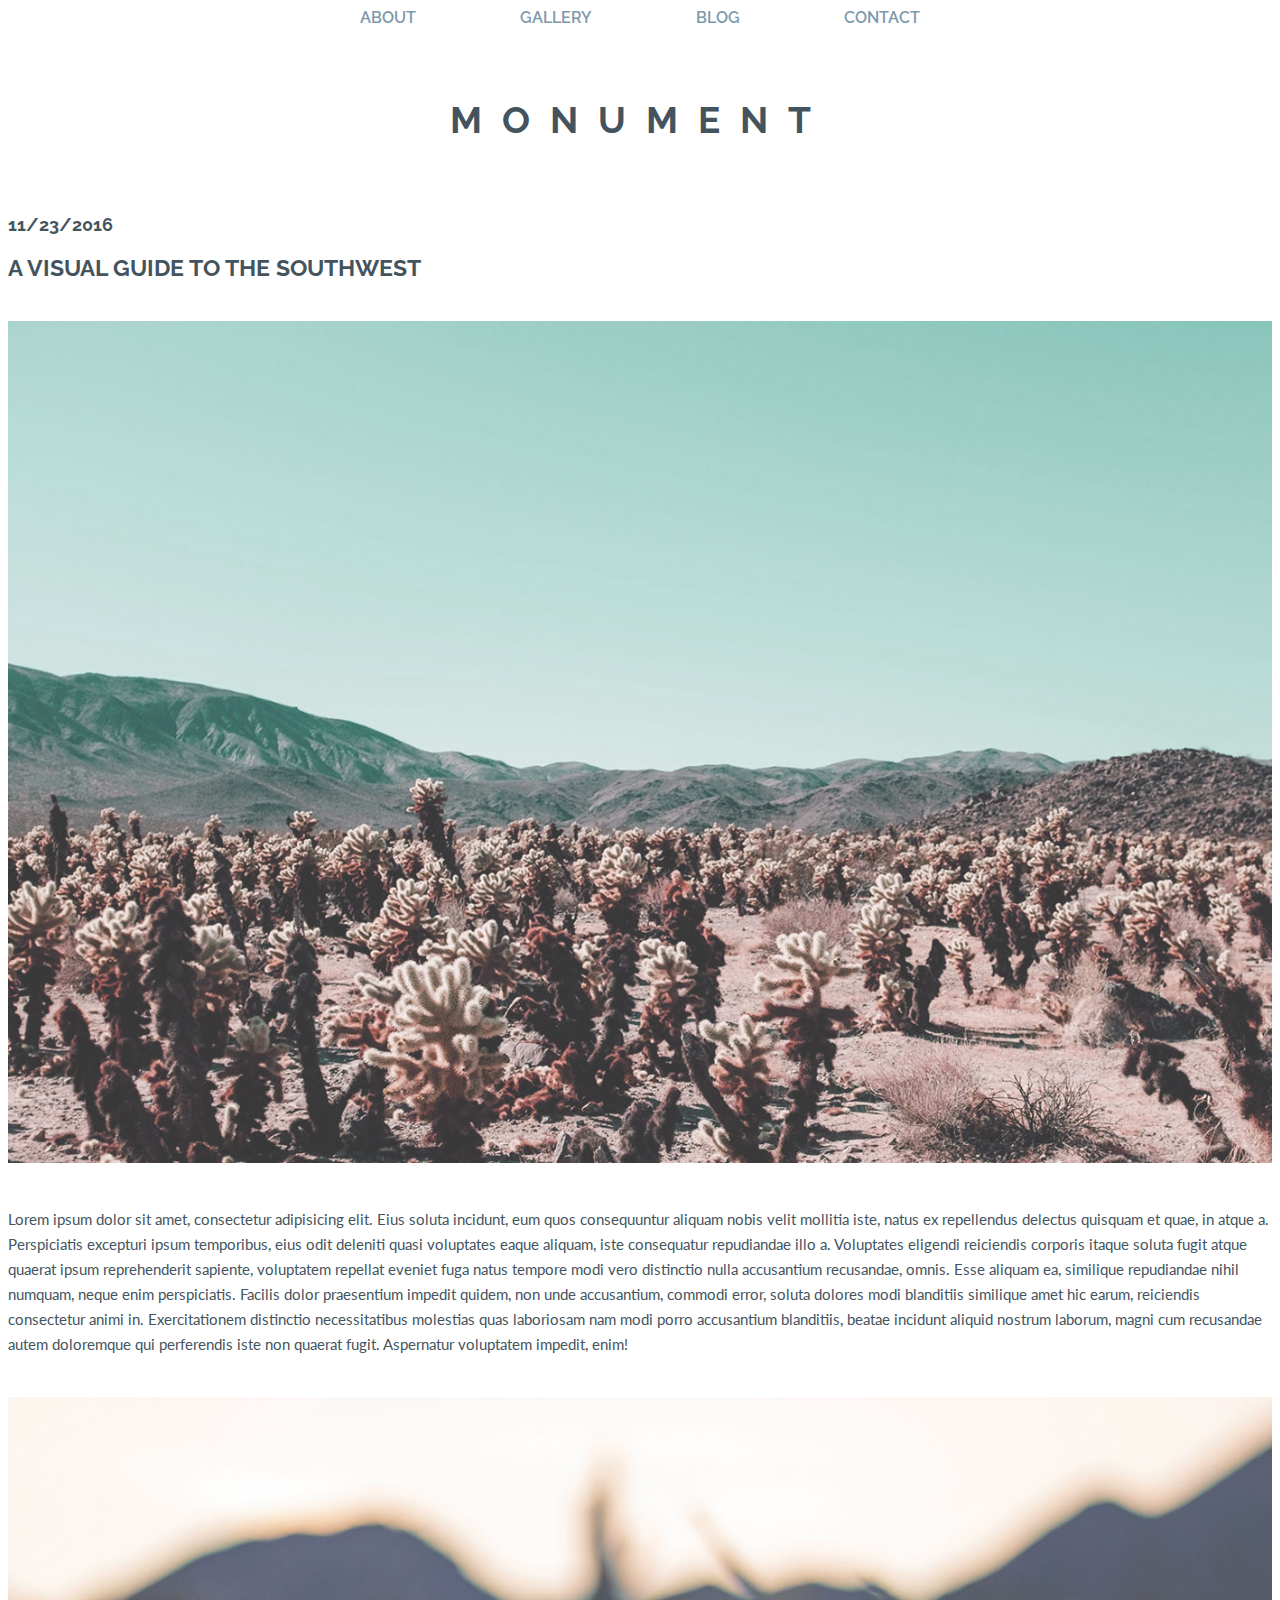
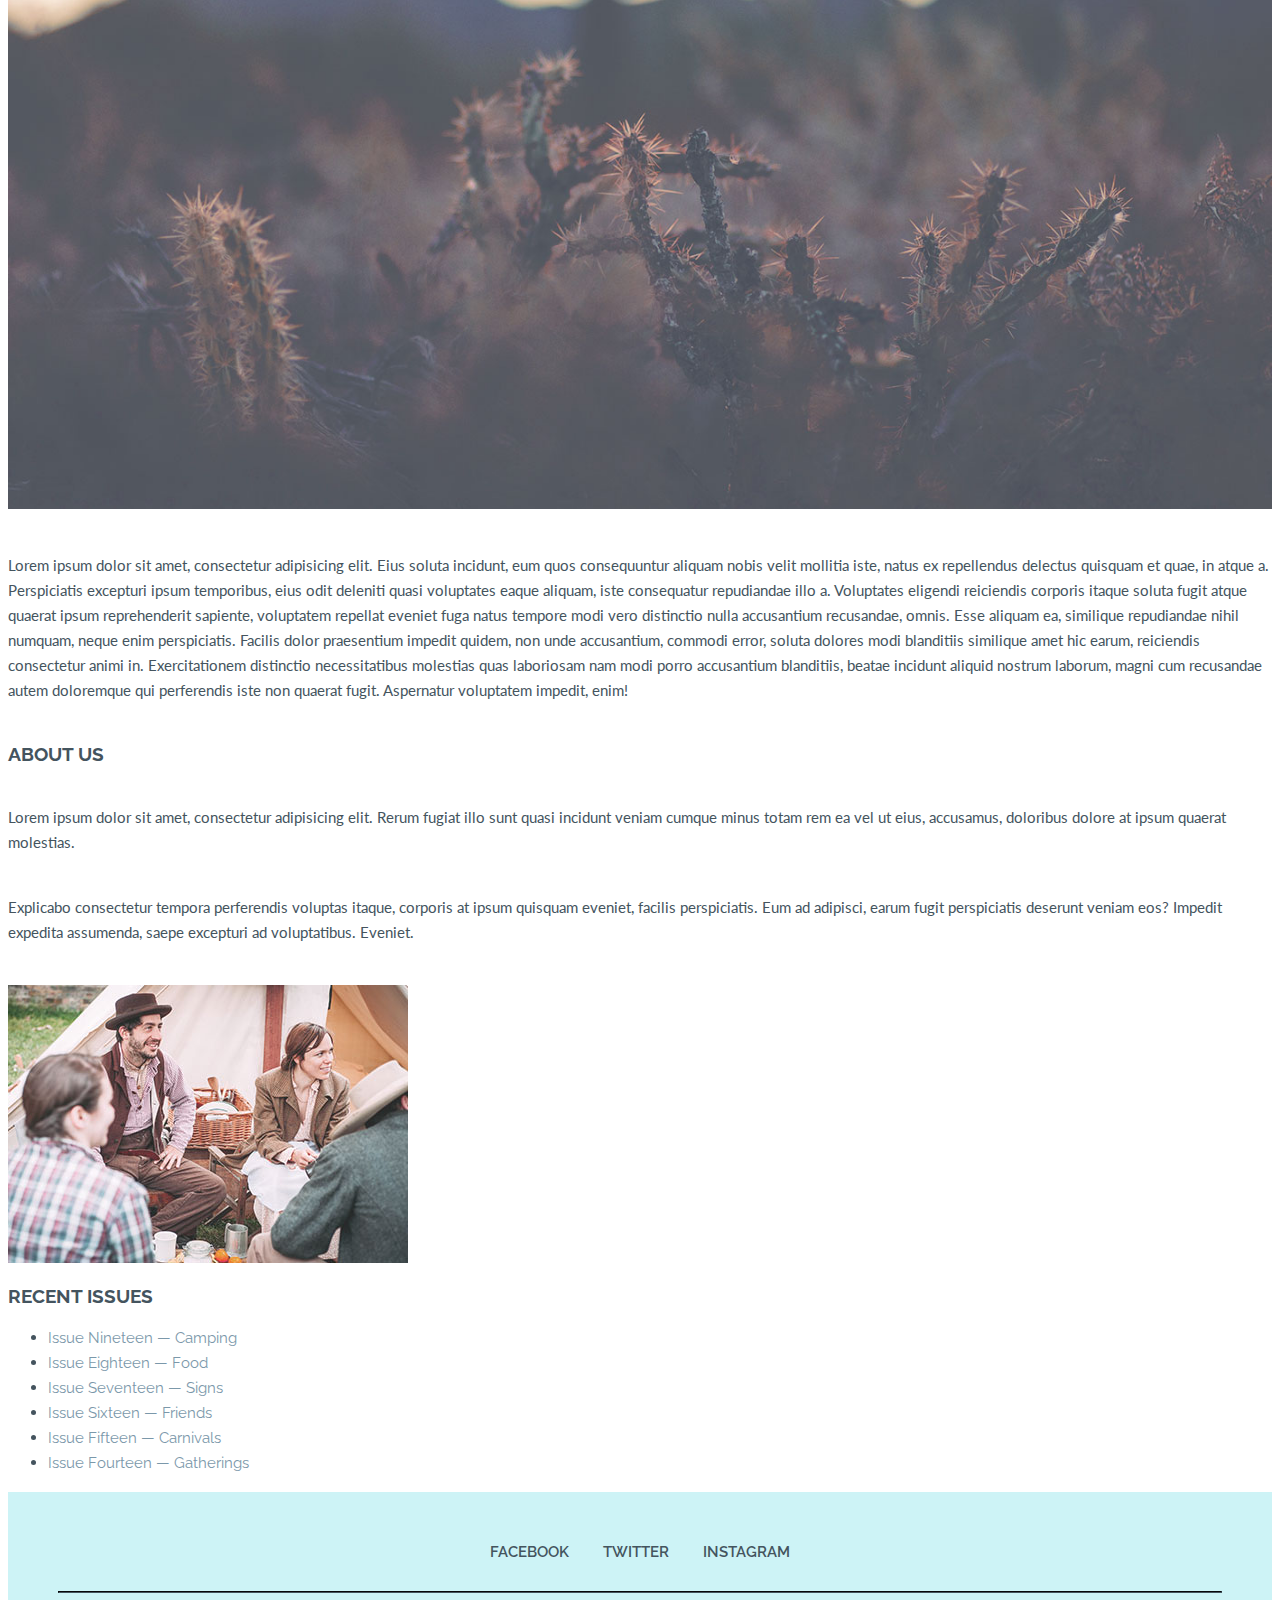
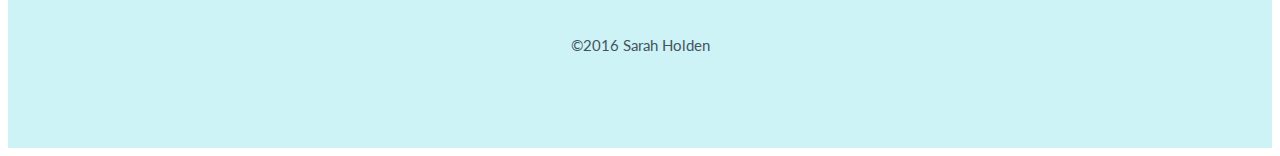
<file: monument_blog/blog.html>
<!DOCTYPE html>
<html lang="en">
<head>
	<meta charset="UTF-8">
	<title>Lena's Monument Blog</title>

	<!-- Add your Google Fonts link here! -->

	<link rel="stylesheet" href="css/style.css">

</head>
<body>
	<nav>
		<a href="#">About</a>
		<a href="#">Gallery</a>
		<a href="#">Blog</a>
		<a href="#">Contact</a>
	</nav>
	<header>
			<h1><a href="#">Monument</a></h1>
	</header>



	<article>
		<h3>11/23/2016</h3>
		<h2>A Visual Guide to the Southwest</h2>
			<img src="images/blog_1.jpg" alt="">
				<p>Lorem ipsum dolor sit amet, consectetur adipisicing elit. Eius soluta incidunt, eum quos consequuntur aliquam nobis velit mollitia iste, natus ex repellendus delectus quisquam et quae, in atque a. Perspiciatis excepturi ipsum temporibus, eius odit deleniti quasi voluptates eaque aliquam, iste consequatur repudiandae illo a. Voluptates eligendi reiciendis corporis itaque soluta fugit atque quaerat ipsum reprehenderit sapiente, voluptatem repellat eveniet fuga natus tempore modi vero distinctio nulla accusantium recusandae, omnis. Esse aliquam ea, similique repudiandae nihil numquam, neque enim perspiciatis. Facilis dolor praesentium impedit quidem, non unde accusantium, commodi error, soluta dolores modi blanditiis similique amet hic earum, reiciendis consectetur animi in. Exercitationem distinctio necessitatibus molestias quas laboriosam nam modi porro accusantium blanditiis, beatae incidunt aliquid nostrum laborum, magni cum recusandae autem doloremque qui perferendis iste non quaerat fugit. Aspernatur voluptatem impedit, enim!</p>
			<img src="images/blog_2.jpg" alt="">
				<p>Lorem ipsum dolor sit amet, consectetur adipisicing elit. Eius soluta incidunt, eum quos consequuntur aliquam nobis velit mollitia iste, natus ex repellendus delectus quisquam et quae, in atque a. Perspiciatis excepturi ipsum temporibus, eius odit deleniti quasi voluptates eaque aliquam, iste consequatur repudiandae illo a. Voluptates eligendi reiciendis corporis itaque soluta fugit atque quaerat ipsum reprehenderit sapiente, voluptatem repellat eveniet fuga natus tempore modi vero distinctio nulla accusantium recusandae, omnis. Esse aliquam ea, similique repudiandae nihil numquam, neque enim perspiciatis. Facilis dolor praesentium impedit quidem, non unde accusantium, commodi error, soluta dolores modi blanditiis similique amet hic earum, reiciendis consectetur animi in. Exercitationem distinctio necessitatibus molestias quas laboriosam nam modi porro accusantium blanditiis, beatae incidunt aliquid nostrum laborum, magni cum recusandae autem doloremque qui perferendis iste non quaerat fugit. Aspernatur voluptatem impedit, enim!</p>
	</article>


		<h3>About Us</h3>
		<p>Lorem ipsum dolor sit amet, consectetur adipisicing elit. Rerum fugiat illo sunt quasi incidunt veniam cumque minus totam rem ea vel ut eius, accusamus, doloribus dolore at ipsum quaerat molestias.</p>
		<p>Explicabo consectetur tempora perferendis voluptas itaque, corporis at ipsum quisquam eveniet, facilis perspiciatis. Eum ad adipisci, earum fugit perspiciatis deserunt veniam eos? Impedit expedita assumenda, saepe excepturi ad voluptatibus. Eveniet.</p>
		<img src="images/about.jpg" alt="">
		<h3>Recent Issues</h3>
		<ul>
			<li><a href="">Issue Nineteen &mdash; Camping</a></li>
			<li><a href="">Issue Eighteen &mdash; Food</a></li>
			<li><a href="">Issue Seventeen &mdash; Signs</a></li>
			<li><a href="">Issue Sixteen &mdash; Friends</a></li>
			<li><a href="">Issue Fifteen &mdash; Carnivals</a></li>
			<li><a href="">Issue Fourteen &mdash; Gatherings</a></li>
		</ul>
	</aside>

	<footer>
		<a href="">Facebook</i></a>
		<a href="">Twitter</a>
		<a href="">Instagram</a>

		<hr>

		<p>&copy;2016 <a href="">Sarah Holden</a></p>
	</footer>

</body>
</html>
</file>
<file: final_project_template/css/main.css>
/* ==========================================================================
Base styles:
========================================================================== */
/* Fix to include padding and border in the total width for each element */
* {
  box-sizing: border-box;
}

/* Fix for responsive images */
img {
  max-width: 100%;
}

/*background: #E8CBC0;  /* fallback for old browsers
background: -webkit-linear-gradient(to right, #636FA4, #E8CBC0);  /* Chrome 10-25, Safari 5.1-6
background: linear-gradient(to right, #636FA4, #E8CBC0);W3C, IE 10+/ Edge, Firefox 16+, Chrome 26+, Opera 12+, Safari 7+ */
/*E88C6D #FF5871  FA7C80 */

/*font-family: 'Merriweather', serif;
font-family: 'Open Sans', sans-serif;
Photo by Sketch the Sun on Unsplash
*/

/*  background-color: #0E0B1B;*/

body{
  background: linear-gradient(to right, #636FA4, #E8CBC0);
  color: black;
  font-family: 'Lora', serif;
  position: static;
  text-align: center;
  line-height: 150%;
  margin: 0;

}

.fade
{
  opacity:0.5;
}
.fade:hover
{
  opacity:1;
}


nav{
  padding:30px;
  width:100%;
  position: fixed;
  top: 0;
  background-color: black;
  text-align: center;
  z-index:100;
  height:80px;
}

nav a {
  text-decoration: none;
  color: white;
  text-transform: uppercase;
  padding:50px;
  font-size: 24px;
  font-family: 'Open Sans', sans-serif;
}

section{
  margin:0;
}


h1{
  font-family: 'Lora', serif;
  font-weight: 600;
  display: inline-block;
  margin:30px;
  padding: 20px;
  font-size: 72px !important;
  position:fixed;


}

h2{
  font-family: 'Montserrat', serif;
  font-weight: 600;
  font-size: 48px;
  letter-spacing:6px;
  position:fixed;
}

h3{
  font-family: 'Montserrat', serif;
  font-weight: 600;
  font-size: 36px;
  margin: 20px;
  padding: 20px;
  margin:0;


}

h4{
  font-family: 'Montserrat', serif;
  font-weight: 600;
  font-size: 28px;
  margin: 20px;
  padding: 20px;
}


a{
  text-decoration: none;
  color: black;
  text-transform: uppercase;
  font-family: 'Open Sans', sans-serif;
}

a:hover{
  color:#FF9D89;
}



p{
  margin-left: 100px;
  margin-right: 100px;
  font-size: 20px;


}

ul{
  list-style-type: none;
  font-size: 22px;
  text-align: left;

}

footer{
  background-color: black;
  height: 100px;
  bottom: 0;
  padding: 40px;
  width: 100%;
  display: none;



}

footer p{
  color: white;
  display: inline;
  padding: 20px;
  font-size: 20px;
  font-family: 'Open Sans', sans-serif;
  text-transform: uppercase;



}

footer a{
  color:white;
  font-size: 20px;
  padding: 20px;
  text-align:right;
  font-family: 'Open Sans', sans-serif;
}


.hamburger-icon {
  margin: 3px auto;
  width: 2.5px;
  display: none;
  position: relative;
  height: 30px;
}

.hamburger-icon:hover,
.hamburger-icon:active,
.hamburger-icon:focus {
  outline: 0;
}


.line:nth-child(1) {
  top: 0;

}

.line:nth-child(2) {
  top: 12px;
}

.line:nth-child(3) {
  top: 24px;
}

.line {
  width: 2.5rem;
  height: .3125rem;
  background: #E7E6DD;
  border-radius: 2.5rem;
  position: absolute;
  opacity: 1;
  animation-duration: all .5s ease-in-out;
}



.active .line:nth-child(1){
    transform:translateY(12px) rotate(135deg);
    transition: all 3s ease-in-out;

}


.active .line:nth-child(2){
    opacity: 0;
    transform:translateX(-16px);
transition: all 2s ease-in-out;

}


.active .line:nth-child(3) {
  transform:translateY(-12px) rotate(-135deg);
  transition: all 4s ease-in-out;
}


#superburger{
  position:fixed;
  left:0;
  top: 0;
  background-color: black;
  height: 400px;
  width: 250px;
  z-index: 100;
  display:none;
}

#superburger a {
  text-decoration: none;
  color: white;
  text-transform: uppercase;
  padding:50px;
  font-size: 24px;
  font-family: 'Open Sans', sans-serif;
  display:block;
}

#superburger a:hover{
  color:#FF9D89;
}

.headeretc{
  position: relative;
  height: 800px;
  margin-top: 30px;
  margin-bottom: 0;
  background-size: cover;
  overflow: visible;
  top:50px;
  background-image: url('../img/felipe-santana-325059.jpg');
  color: white;

}


.headeretc h1{
  position: absolute;
  top: 150px;
  left:350px;
  text-align:center;

}

.headeretc h2{
  position: absolute;
  top: 300px;
  left:400px;
  text-align:center;

}

.about{
  background-color: white;
  height: 300px;
  margin-top: 20px;
  width:70%;
  overflow: hidden;
  display: none;
  z-index:100;
  line-height:175%;
}




#work{
  height: 100px;
  margin-top: 50px;
  padding-top: 25px;
  background-color: black;


  /* #424659;*/

}


#work h3{
  color:white;
  font-weight:400;
  font-family: 'Montserrat', serif;



}




.pages{
  display: flex;
  justify-content: space-around;
  flex-direction: row;
  background-color: white;
  height: 500px;
  padding: 20px;


}
.pages a{
  font-style: 'Lora', serif;
  Font-size: 24px;
  font-weight: 600;
  letter-spacing: 2px;
  text-transform:none;
  display: inline-block;
  margin:20px;

}

.pages a:hover{
  color:#FF9D89;
}


.col-1-2{
  flex-basis: 48%;
}


.col-1-2 img{
  padding: 20px;
}


#read{
  height: 1100px;
  position:relative;

}

#read-header{
  background-color:black;
  color:white;
  height:100px;
  position:absolute;
  top:0;
  width:100%;

}




.writing{
  display:none;
  line-height: 200%;

}

#w1{

}

#w2{

}

#w3{

}



#w4{
  line-height: 135%;

}


#play{
  height: 700px;
  background-color: black;
  color: white;
  border-bottom: solid black 1px;


}



#playheader{
  height:100px;
}

#playheader h2{
  padding:40px;
}


#pastwork{
  background: #522436;
  height: 300px;
  color:white;
  line-height: 200%;
  display:none;
}


#pastwork h3{
  padding:50px;
}

#current{
  height:300px;
  background: white;
  color: black;
  display:none;
}

#current h3{
  padding:50px;

}



.links{
  /*  margin-top: 50px; */
  height: 300px;
  position:relative;
  z-index: 70;
}


.linksactive{
  background-image: url('../img/felipe-santana-325059.jpg');
  height: 300px;
  padding-top:50px;

}

#button{
  position:absolute;
  width:150px;
  height:50px;
  left:200px;
  top:50px;
  background-color: black;
  border-radius:2px;
  padding: 10px;


}

#button h3{
  text-transform:uppercase;
  padding:5px;
  color:white;
  font-weight: 600;
  font-family: 'Lora', serif;
  letter-spacing: 4px;
}

#button:active{
  color: gray;

}


#slideout{
  position:absolute;
  bottom: 0;
  left:400px;
  width: 400px;
  height: 250px;
  display:none;
  border-radius:2px;



}


#slideout a{
  font-family: 'Lora', serif;
  text-transform: lowercase;
  color: white;
  opacity:1;
  font-size: 30px;
  line-height: 200%;
  word-spacing: 30px;
  text-align:left;


}

#slideout a:hover{
  color:#FF9D89;


}


#modal-border{
  height:600px;
  width:1500px;
  background-color: rgba(0, 0, 0, .3);
  padding: 40px;
  position:relative;
  display:none;
  z-index:80;



}


#modal{
  padding: 40px 20px;
  background-color: white;
  width: 500px;
  height: 500px;
  position:absolute;
  left: 300px;
  bottom:150px;
  z-index:90;

}

#form{
  font-size: 20px;
  font-family: 'Open Sans', sans-serif;
  color:grey;

}

#form input {
  text-transform: uppercase;
  border: solid black 2px;
  padding: 10px;
  margin: 10px;
  line-height: 175%;
  width: 75%;
  outline: none;

}

#form input:focus{
	border: solid silver 2px;
}


#form textarea{
  height: 150px;
  width: 75%;
  text-transform: uppercase;
  border: solid black 2px;
  padding: 10px;
  margin: 10px;
  outline: none;
}

#submitbutton{
  background-color:black;
  color:white;
}

#submitbutton:hover{
  background-color: #522436;
}


#footertext{
  display:inline-block;
}


#email h4{
  text-decoration: none;
  text-transform: uppercase;
  color: white;
  font-size: 20px;
  font-family: 'Open Sans', sans-serif;
  padding: 50px;
  top: 12px;

}

#refs{
  text-align:right;
}



@media only screen and (max-width: 700px) {
    .hamburger-icon {
        display:block;
        left:-150px;
    }

    nav a {
      display:none;
    }

    body{
      text-align: center;
    }
    .pages{
      display:flex;
      flex-direction:column;
      justify: space-around;
    }
}
</file>
<file: monument_lab_starter/css/style.css>
.archive{
		display: flex;
		flex-direction: row;
		justify-content: space-around;
		width: inherit;


}

.about{
		background-color: #C8F0F4;


}

.pictures {
		display: flex;
		flex-direction: row;

}




body{
	font-family: Raleway, sans-serif;
	font-weight: 600;
	text-align: center;
	color: #44545E;
	text-transform:uppercase;
	width: auto;
}

/* Note: Makes sure that padding and the border are included in the width for each element. */
/* Don't add anything else under the * selector! */
* {
	box-sizing: border-box;
}

nav{
	word-spacing:100px;
	padding-bottom: 20px;
	padding-top: 20px;
	background-color: white;
	position: -webkit-sticky;
	position: sticky;
	top: 0;
	box-sizing: border-box;
}

nav a {
	border: none;
	font-size: 16px;
	color: #7B98AA;
}

header{
	background-image:url(../images/home_header_bg.jpg);
	padding-top: 200px;
	padding-bottom: 500px;
	background-position: center;
	color: white;
	height: 600px;
	background-attachment: fixed;
    background-position: center;
    background-repeat: no-repeat;
    background-size: cover;
	box-sizing: border-box;
}

div{
	box-sizing: border-box;
}

h1{
	font-size: 37px;
	letter-spacing: 10px;
	display: block;


}

h2{
	font-size: 23px;
	letter-spacing: 2px;
	margin-bottom: 20px;
	display: block;

}

h3{
	font-size: 18px;
	margin-top: 20px;
	margin-bottom: 30px;
	display: block;

}

p{
	text-transform: none;
	font-family: Lato, sans-serif;
	font-size: 15px;
	margin-bottom: 40px;
	line-height: 1.5;
}

a{
	text-decoration: none;
	font-family: Raleway, sans-serif;
	font-weight: 600;
	color: #44545E;
	font-size: 13px;
	border: black solid 2px;
	padding-top: 5px;
	padding-bottom: 5px;
	padding-left: 15px;
	padding-right: 15px;
	text-transform: uppercase;
}

a:hover{
	color: black;

}


section{
	padding-top: 100px;
	padding-bottom: 100px;
}

article{
	margin-left: 10px;
	margin-right: 10px;
}

 img{
	-webkit-transform: scale(1);
	transform: scale(1);
	-webkit-transition: .3s ease-in-out;
	transition: .3s ease-in-out;
}
  img:hover{
	-webkit-transform: scale(1.1);
	transform: scale(1.1);
}



.about p {
	margin-right: 150px;
	margin-left: 150px;
}


footer{
	background-color: #C8F0F4;
	padding: 50px;
	font-style: Lato;
	font-size: 15px;
}


input{
	text-transform: uppercase;
	border: none;
	padding-left: 30px;
	padding-right: 30px;
	padding-top: 10px;
	padding-bottom: 10px;
	font-size: 13px;
	letter-spacing: 2px;
	display: inline-block;
}


footer a{
	font-size: 13px;
	letter-spacing: 2px;
	margin-left: 30px;
	margin-right: 30px;
	padding-top: 7px;
	padding-bottom: 7px;
	display: inline-block;
}

footer p{
	margin-top: 50px;
	margin-bottom: 50px;
}

hr{
	border-color: black;
	border-width: 1px;
}


#social-media a{
	border:none;
	font-size: 40px;
	margin-bottom: 20px;
	display: inline-block;
}

/* can't get pictures to zoom in without them increasing in size.
 Also unable to get spacing between the images in section 3.
 Also don't understand why the nav disappears behind images */




/* ----------------------------------------
Footer
------------------------------------------- */
</file>
<file: select_fun/css/style.css>
@import url('https://fonts.googleapis.com/css?family=Lato:400,700');

/******************************************
/* BASE STYLES
/*******************************************/
* {
  box-sizing: border-box;
}

body {
  color: #000;
  font-size: 12px;
  line-height: 1.2;
  font-family: 'Lato', Arial, sans-serif;
  text-align: center;
  margin: 0;
}

/******************************************
/* LAYOUT
/*******************************************/

/* Center the container */

header {
  padding: 30px;
  background-color: #FCEE21;
}

#boxes {
  margin: 20px;
}

#boxes section {
  display: flex;
  justify-content: space-between;
  flex-wrap: wrap;
  margin-bottom: 10px;
}

section article,
section div {
  width: 24%;
  border: 2px solid #29ABE2;
  padding: 10px;
}

.boring article,
.boring div {
  border: 2px solid #8E8E8E;
}

button {
  background-color: #29ABE2;
  border: none;
  display: inline-block;
  margin: 30px 20px 20px;
  font-size: 15px;
  padding: 8px 20px;
  cursor: pointer;
  color: white;
  outline: none;
}

#party-time {
  background-color: #FF31A0;
}

footer {
  padding: 20px;
  background-color: #FCEE21;
  display: none;
}

.selected {
  border: 2px solid #FF31A0;
}


/******************************************
/* ADDITIONAL STYLES
/*******************************************/
.snazzy {
  color: pink;
  font-size: 20px;

}

.fun {
  color: blue;

}
</file>
<file: final_project_template/modal_window/css/main.css>
*, *:before, *:after {
  box-sizing: border-box;
}

body {
  font-family: "Lato", Calibri, Arial, sans-serif;
  text-align: center;
  color: #fff;
  background-color: #e74c3c;

  -webkit-font-smoothing: antialiased;
}

h3 {
  margin-bottom: 20px;
}

button {
  font-size: .85em;
  font-weight: 600;
  padding: 10px 20px;
  cursor: pointer;
  letter-spacing: .05em;
  text-transform: uppercase;
  color: #fff;
  border: none;
  border-radius: 3px;
  outline: none;
  background-color: #c0392b;
  margin: 100px 0;
}

article p {
  width: 80%;
  max-width: 800px;
  margin: 0 auto 20px;
  font-size: 20px;
}

.modal-background {
  padding: 40px;
  background-color: rgba(0, 0, 0, .3);

  /* YOU DO: Add code here to position the modal background.
  We want it to be -fixed- and to stretch to each side. */


}

.modal-content {
  padding: 40px 20px;
  color: #444;
  background-color: white;
  width: 60%;
}
</file>
<file: final_project_template/css/education.css>
* {
  box-sizing: border-box;
}

/* Fix for responsive images */
img {
  max-width: 100%;
}



/* colors:#659FA6, #A4BFB0, #F2D6BD,#543226, #D98F64
font-family: 'Merriweather', serif;
font-family: 'Open Sans', sans-serif;
Photo by Sketch the Sun on Unsplash
*/

body{
background: -webkit-linear-gradient(left, #636FA4, #E8CBC0);
background: -o-linear-gradient(left, #636FA4, #E8CBC0);
background: linear-gradient(to right, #636FA4, #E8CBC0);
  color: black;
  font-family: 'Lora', serif;
  position: static;
  text-align: center;
  line-height: 150%;
  margin: 0;


}

nav{
  padding:30px;
  width:100%;
  position: fixed;
  top: 0;
  background-color: #0E0B1B;
  text-align: center;
  z-index:100;
}

nav a{
  text-decoration: none;
  color: white;
  font-size: 20px;
  font-family:'RobotoSlab', serif;
  padding: 50px;
  top: 12px;

}

header{
  height: 250px;
  background-color:white;
}



h1{
  font-family: 'Lora', serif;
  font-weight: 600;
  display: inline-block;
  margin:30px;
  padding: 20px;
  font-size: 60px;


}

h2{
  font-family: 'Montserrat', serif;
  font-weight: 600;
  font-size: 40px;
  padding: 20px;
  margin:30px;
  display: inline-block;

}

h3{
  font-family: 'Montserrat', serif;
  font-weight: 600;
  font-size: 32px;
  padding: 20px;
  margin:30px;
  display: inline-block;




}
p {
  line-height:1.5;
  text-align:left;
}

a{
  text-decoration: none;
  color: black;
  text-transform: uppercase;
}

a:hover{
  color:grey;
}


ul{
  list-style-type: none;
  font-size: 20px;
  text-align: left;
  line-height:1.5;

}

footer{
  background-color: #0E0B1B;
  height: 100px;
  bottom: 0;
  padding: 40px;
  position:fixed;
  width: 100%;


}

footer p{
  color: white;
  display: inline;
  padding: 20px;
  font-size: 20px;
  text-align: left;
  font-family:'RobotoSlab', serif;

}

footer a{
  color:white;
  font-size: 20px;
  text-align:right;
  font-family:'RobotoSlab', serif;
}



#educationetc{
  height: 1000px;
}
#morework{
  height:80px;
  background-color:white;
}


#sample{
  display: flex;
  flex-direction: row;
  justify-content: space-around;
  background-color: white;
  height:700px;
}

.col-1-2{
  flex-basis: 48%;
}




.parallax {
    /* The image used */
    
    height: 700px;
    background-attachment: fixed;
    background-position: center;
    background-repeat: no-repeat;
    background-size: cover;
}
</file>
<file: monument_blog/css/style.css>
@import url('https://fonts.googleapis.com/css?family=Lato|Raleway:400,600');

/* ----------------------------------------
Base Styles
------------------------------------------- */
body {
	font-family: Raleway, sans-serif;
	color: #44545E;
	font-weight:600;
}

nav a{
	text-decoration: none;
	color:#7B98AA;
	text-transform: uppercase;
	font-size: 16px;


}

nav, h1 {
		text-align: center;
		word-spacing: 100px;
		padding-bottom: 50px;

}



h1 a{
	color: #44545E;
	text-decoration: none;
	font-family: Raleway, sans-serif;
	text-transform: uppercase;
	font-size:37px;
	margin-top: 40px;
	margin-bottom: 40px;
	letter-spacing: 20px;
}

article h3{
	font-size: 18px;
}

h2{
	text-transform: uppercase;
	font-size: 23px;
	margin-bottom: 40px;

}



/* Fix for responsive images */
img {
	max-width: 100%;
}


p{
	font-family: Lato, sans-serif;
	font-size: 15px;
	font-weight: 400;
	margin-top: 40px;
	margin-bottom: 40px;
	line-height: 25px;

}

h3{
	text-transform:uppercase;
}

li a{
	font-style: Raleway, sans-serif;
	font-weight: 400;
	font-size: 15px;
	color: #7B98AA;
	text-decoration: none;
	line-height: 25px;
}

footer{
	background-color: #CDF3F6;
	text-align: center;
	padding: 50px;
	word-spacing: 30px;
}

footer a{
	text-decoration: none;
	font-size: 15px;
	text-transform: uppercase;
	color: #44545E;

}

footer p {
	word-spacing: 0px;

}

footer p a{
	text-transform: none;
	font-weight; bold;
}

hr{
	border-color: #44545E;
	weight: 400px;
	margin-top: 30px;
	margin-bottom: 30px;
}
</file>
